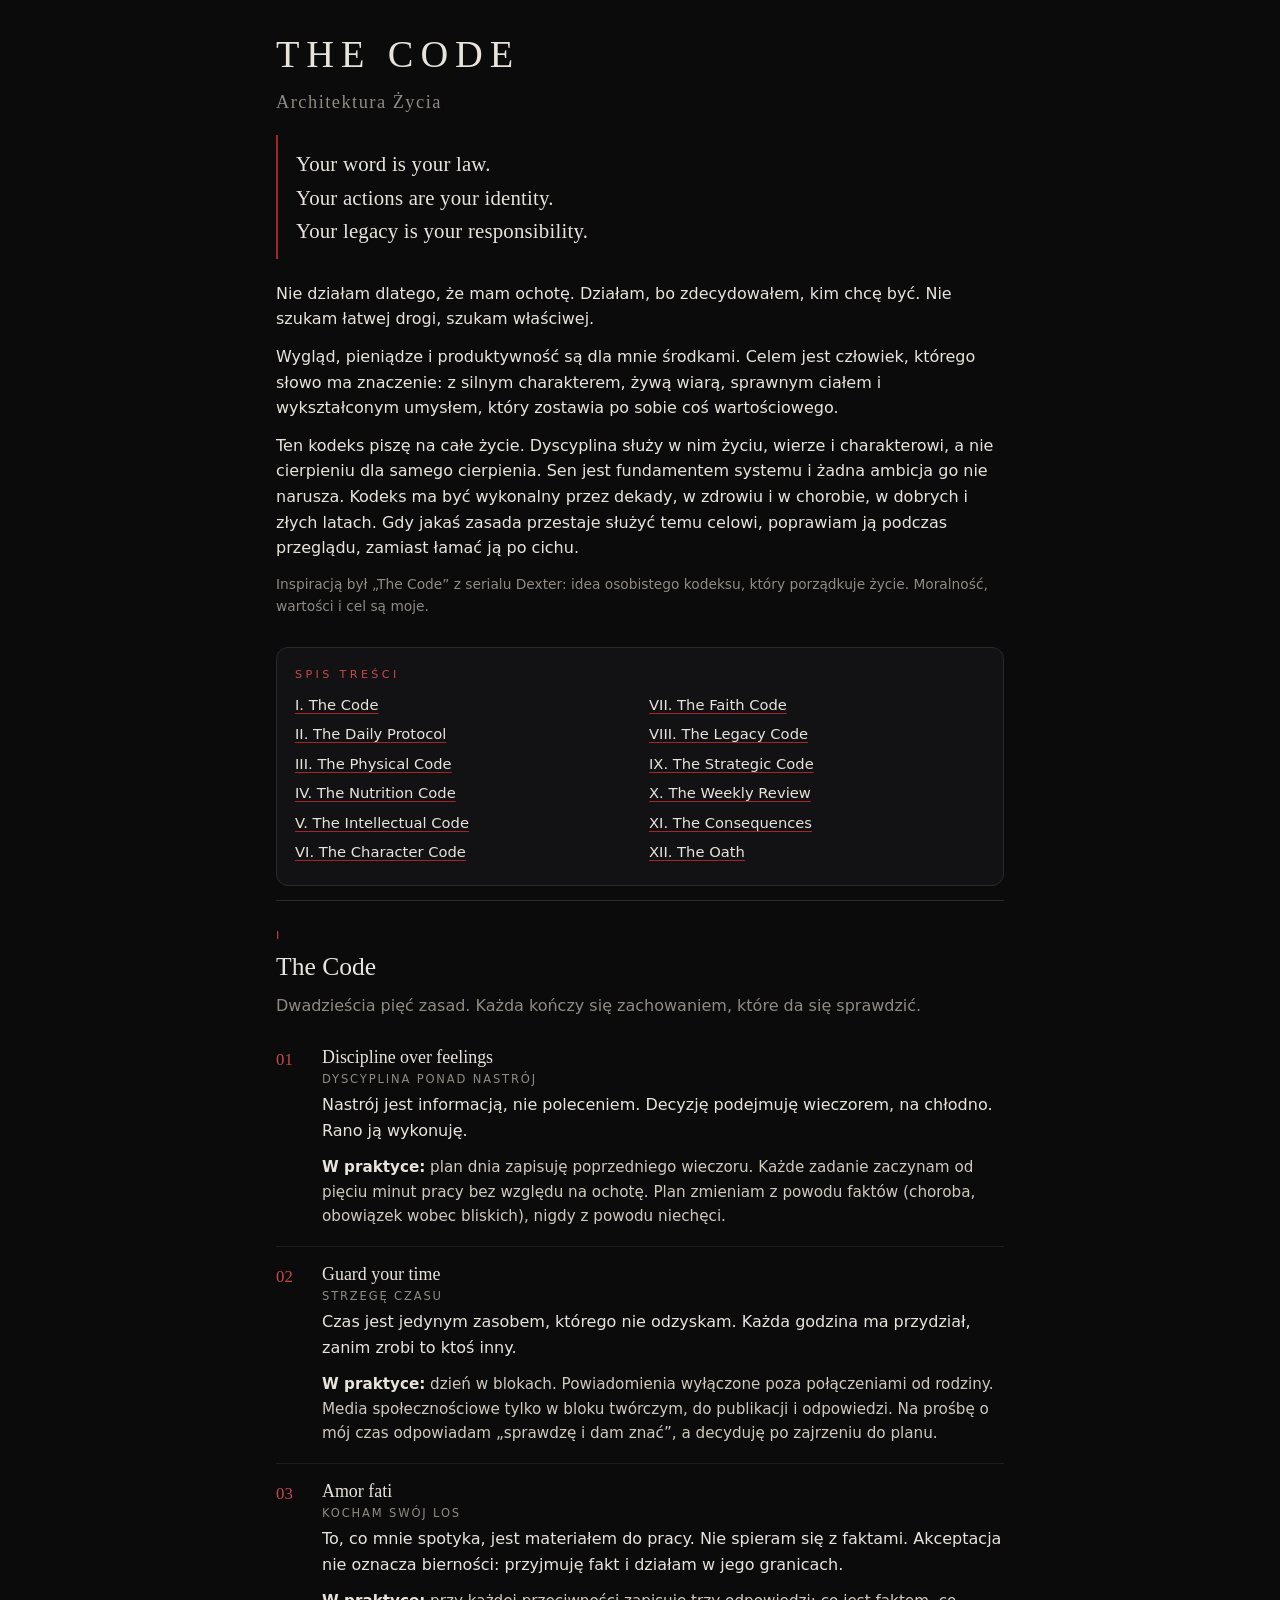
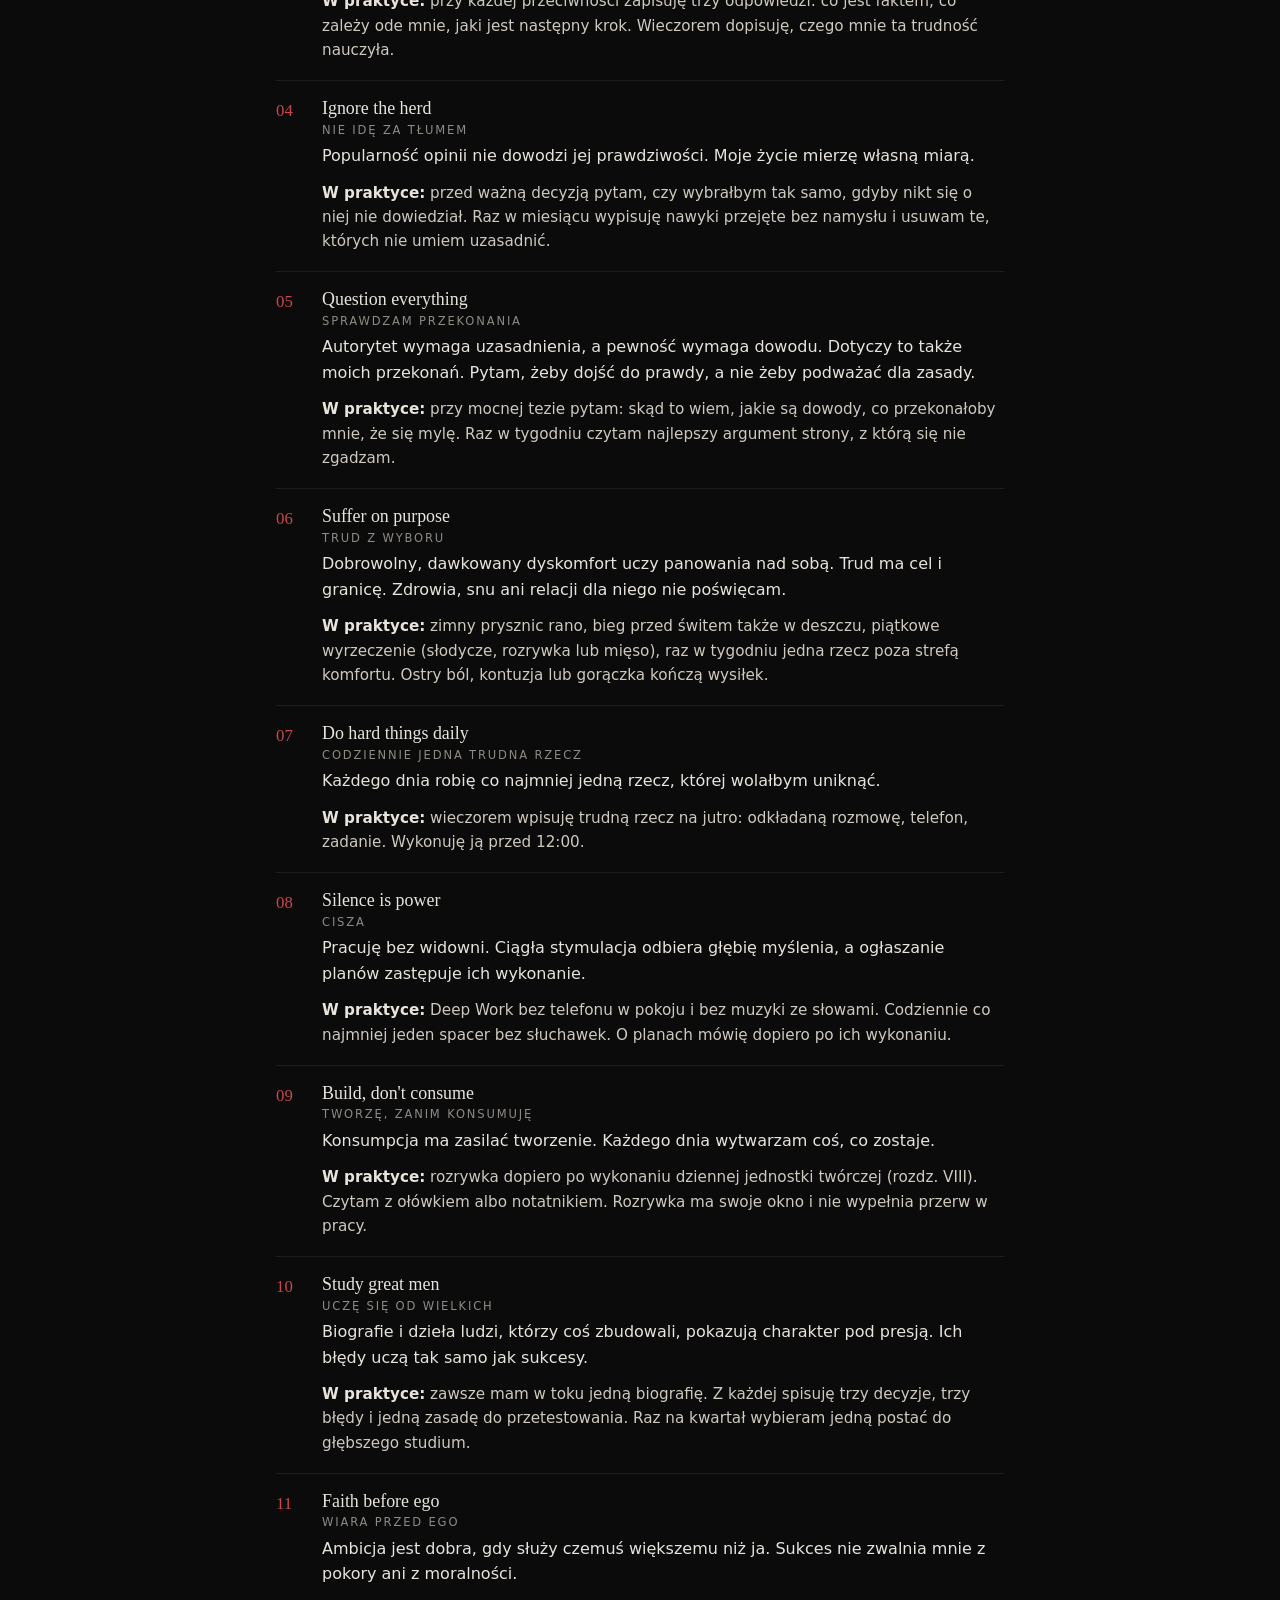
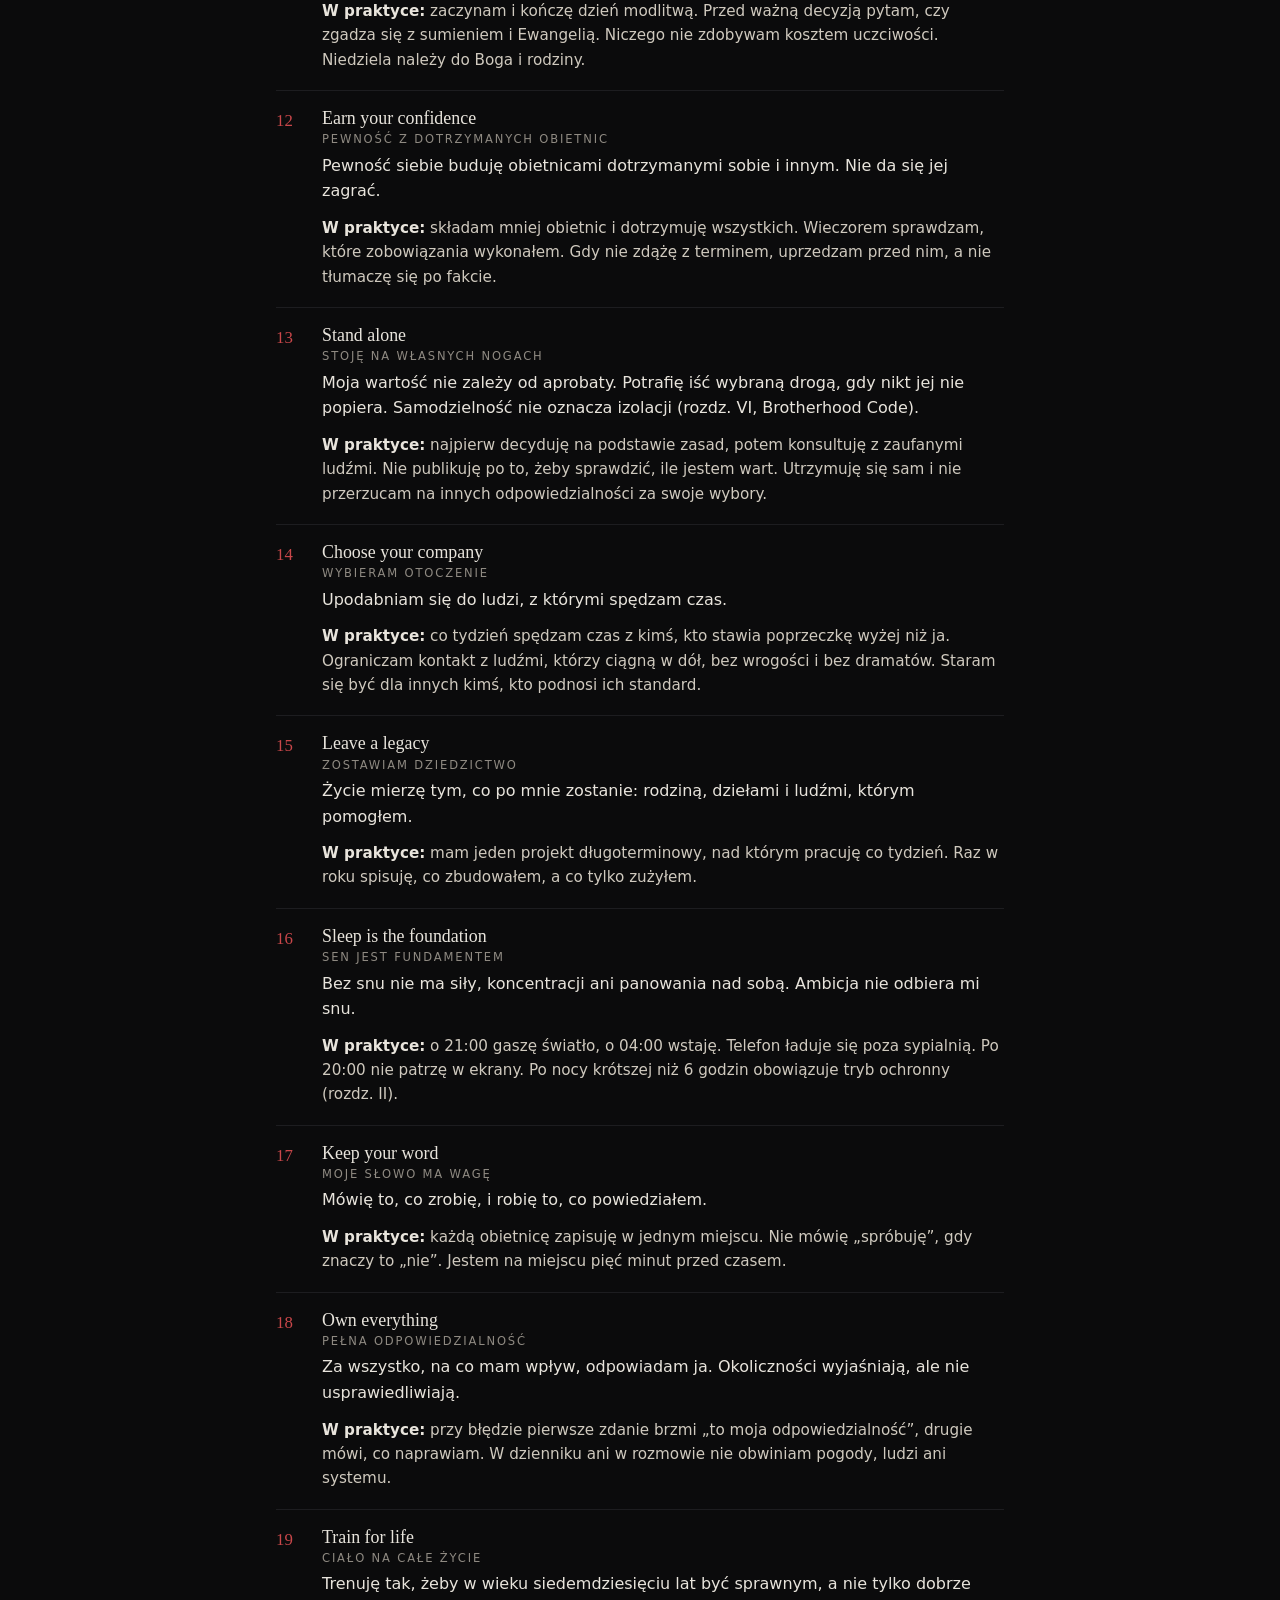
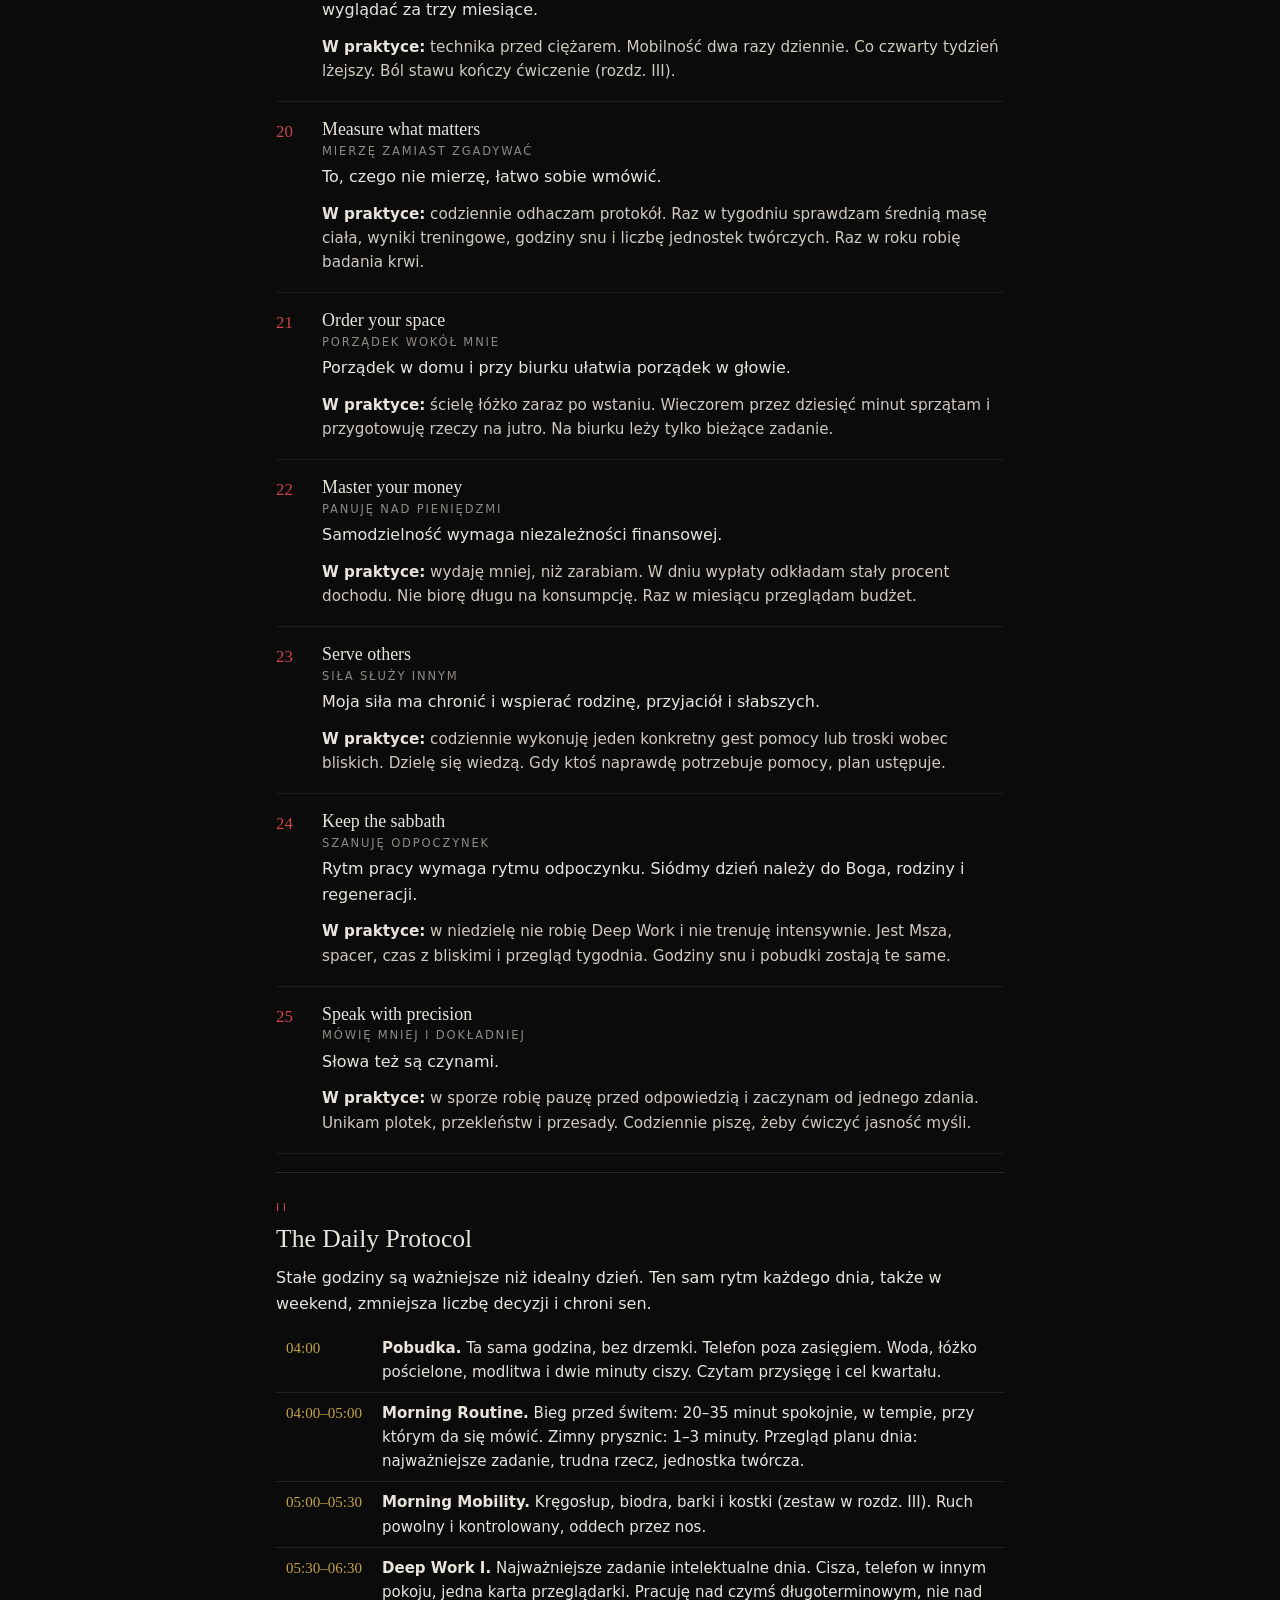
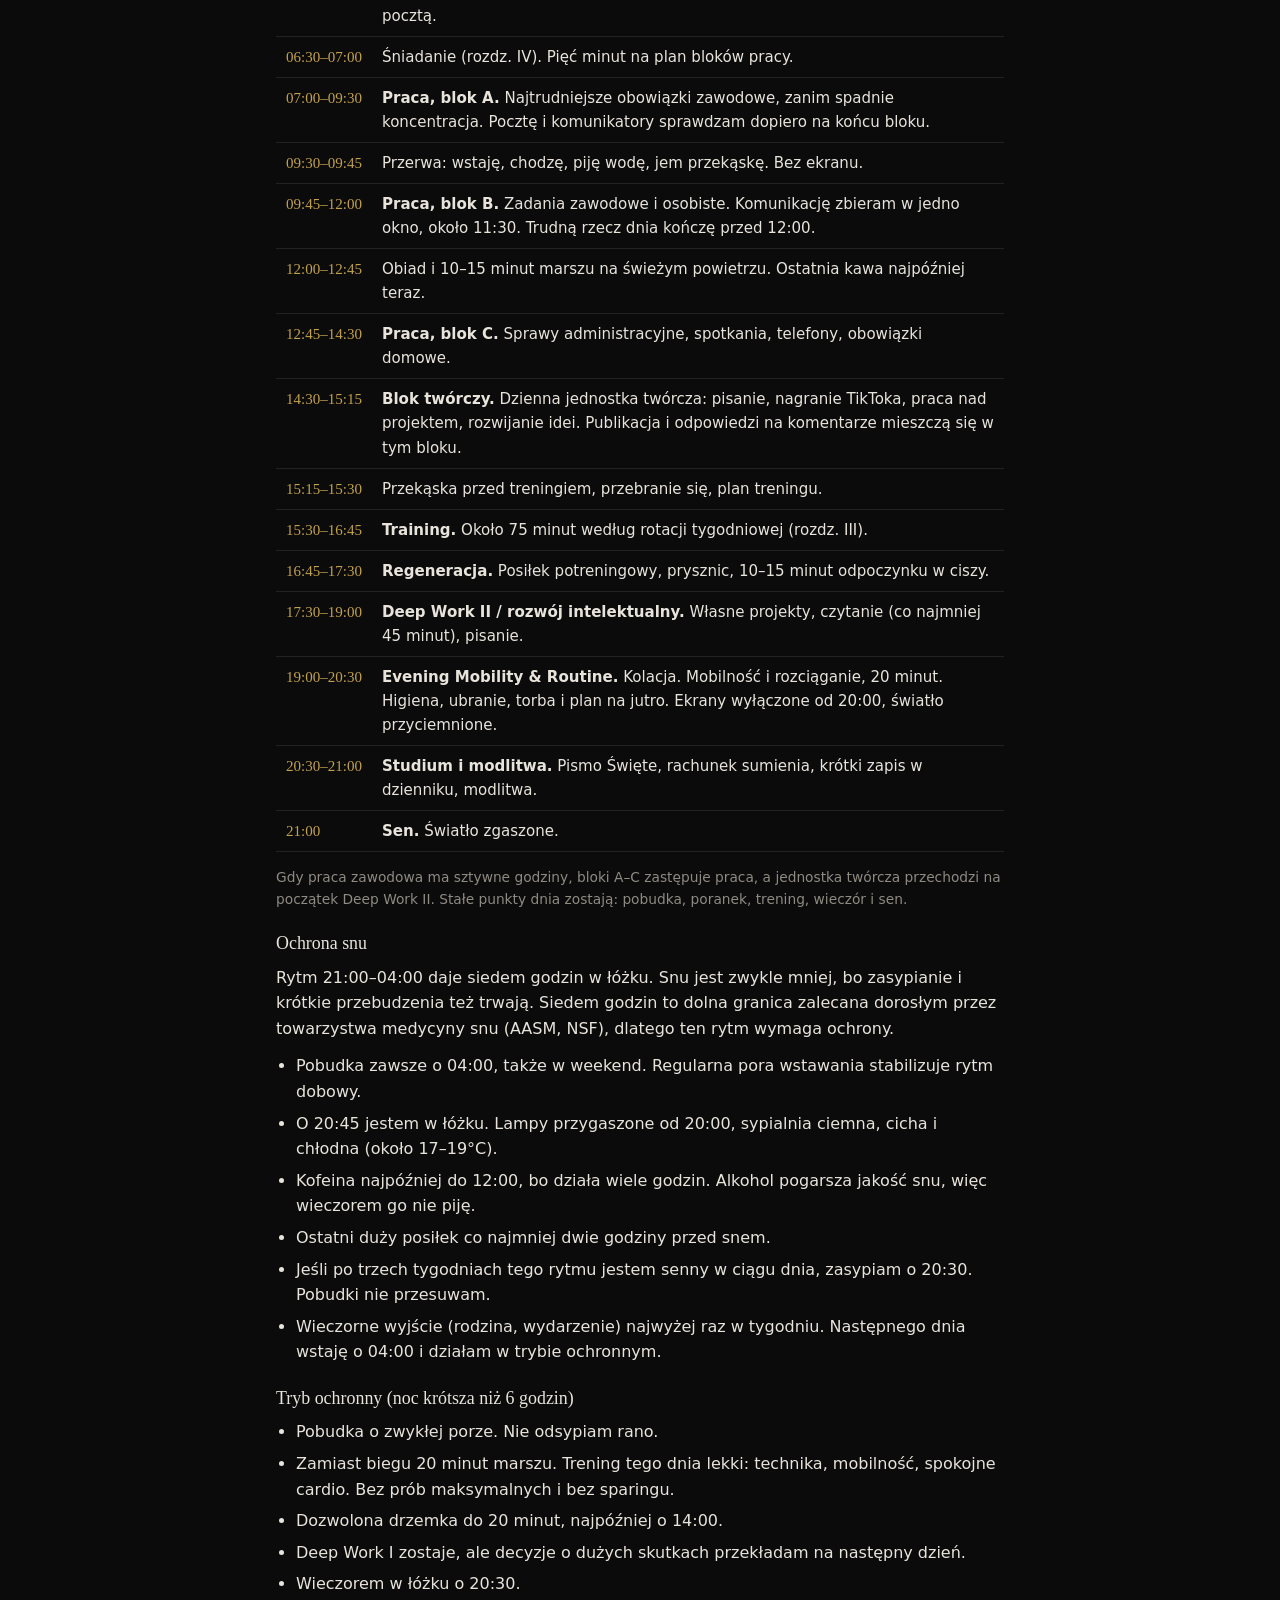
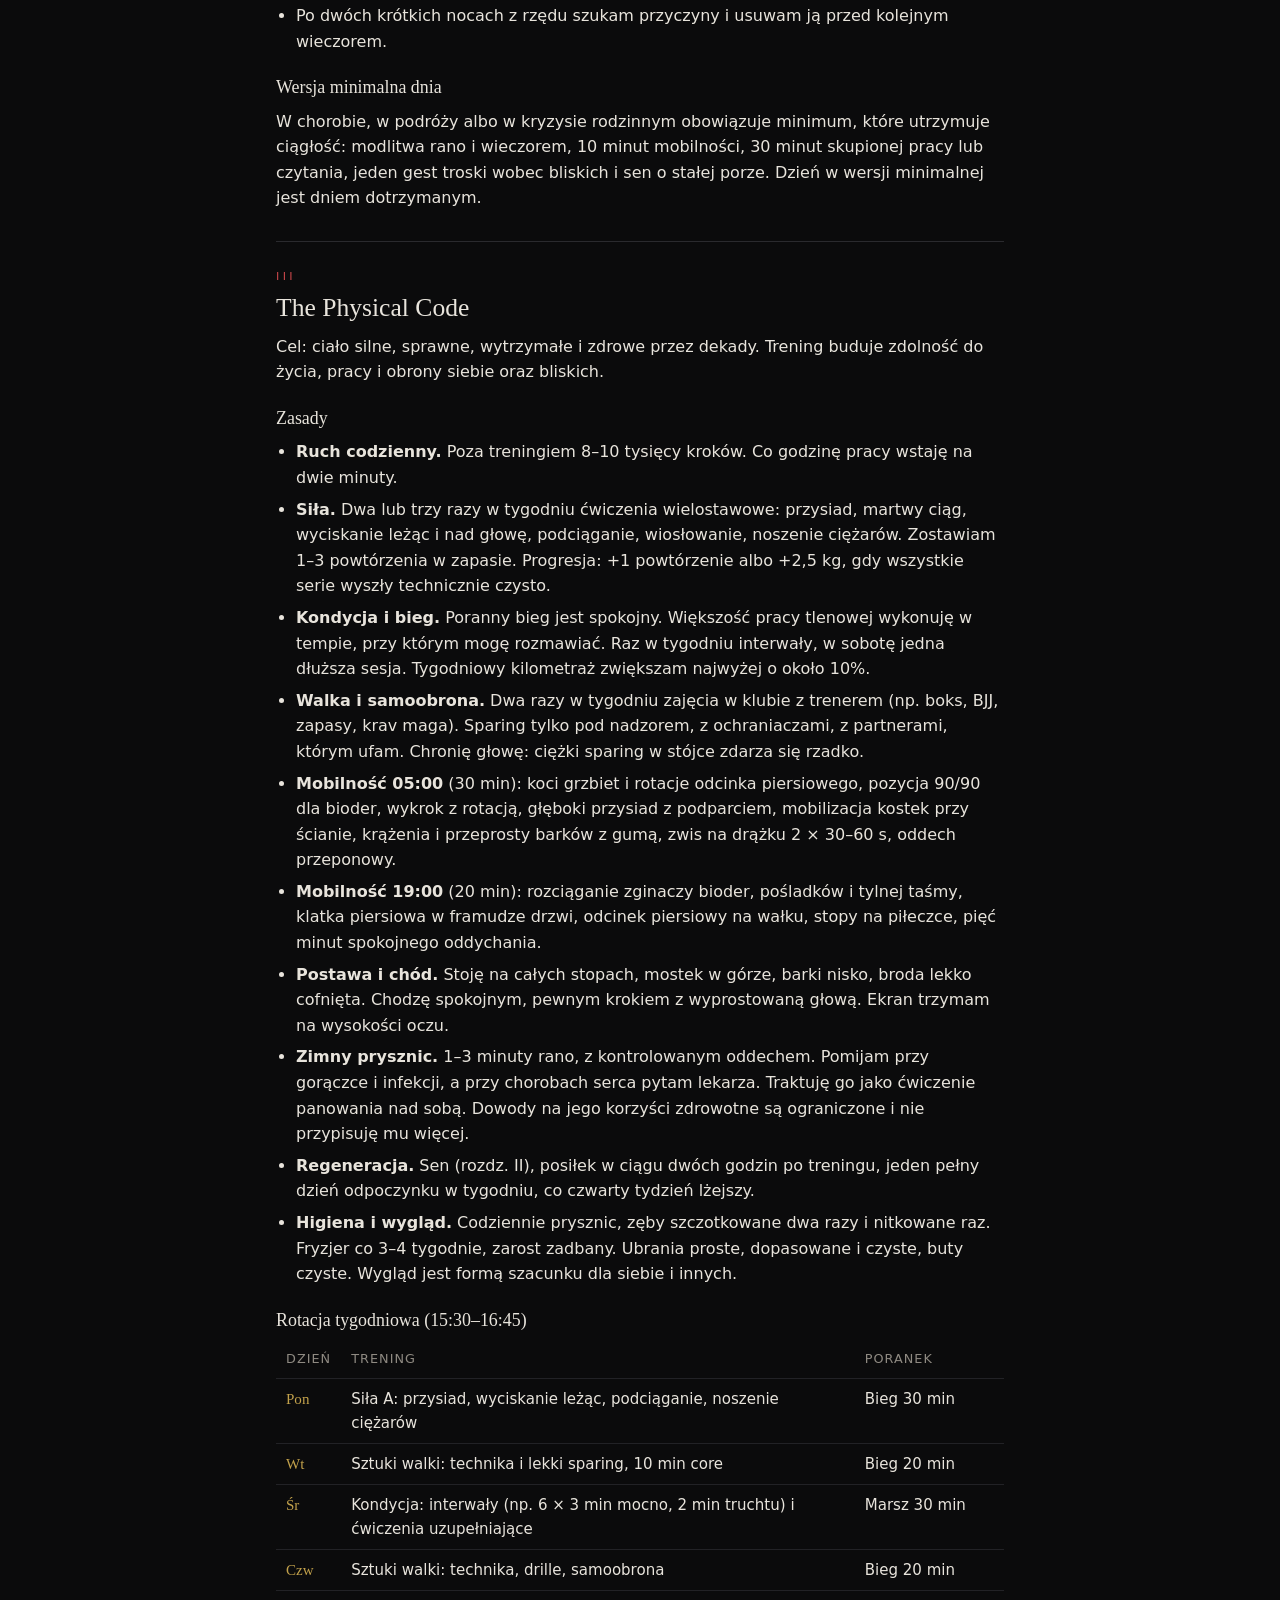
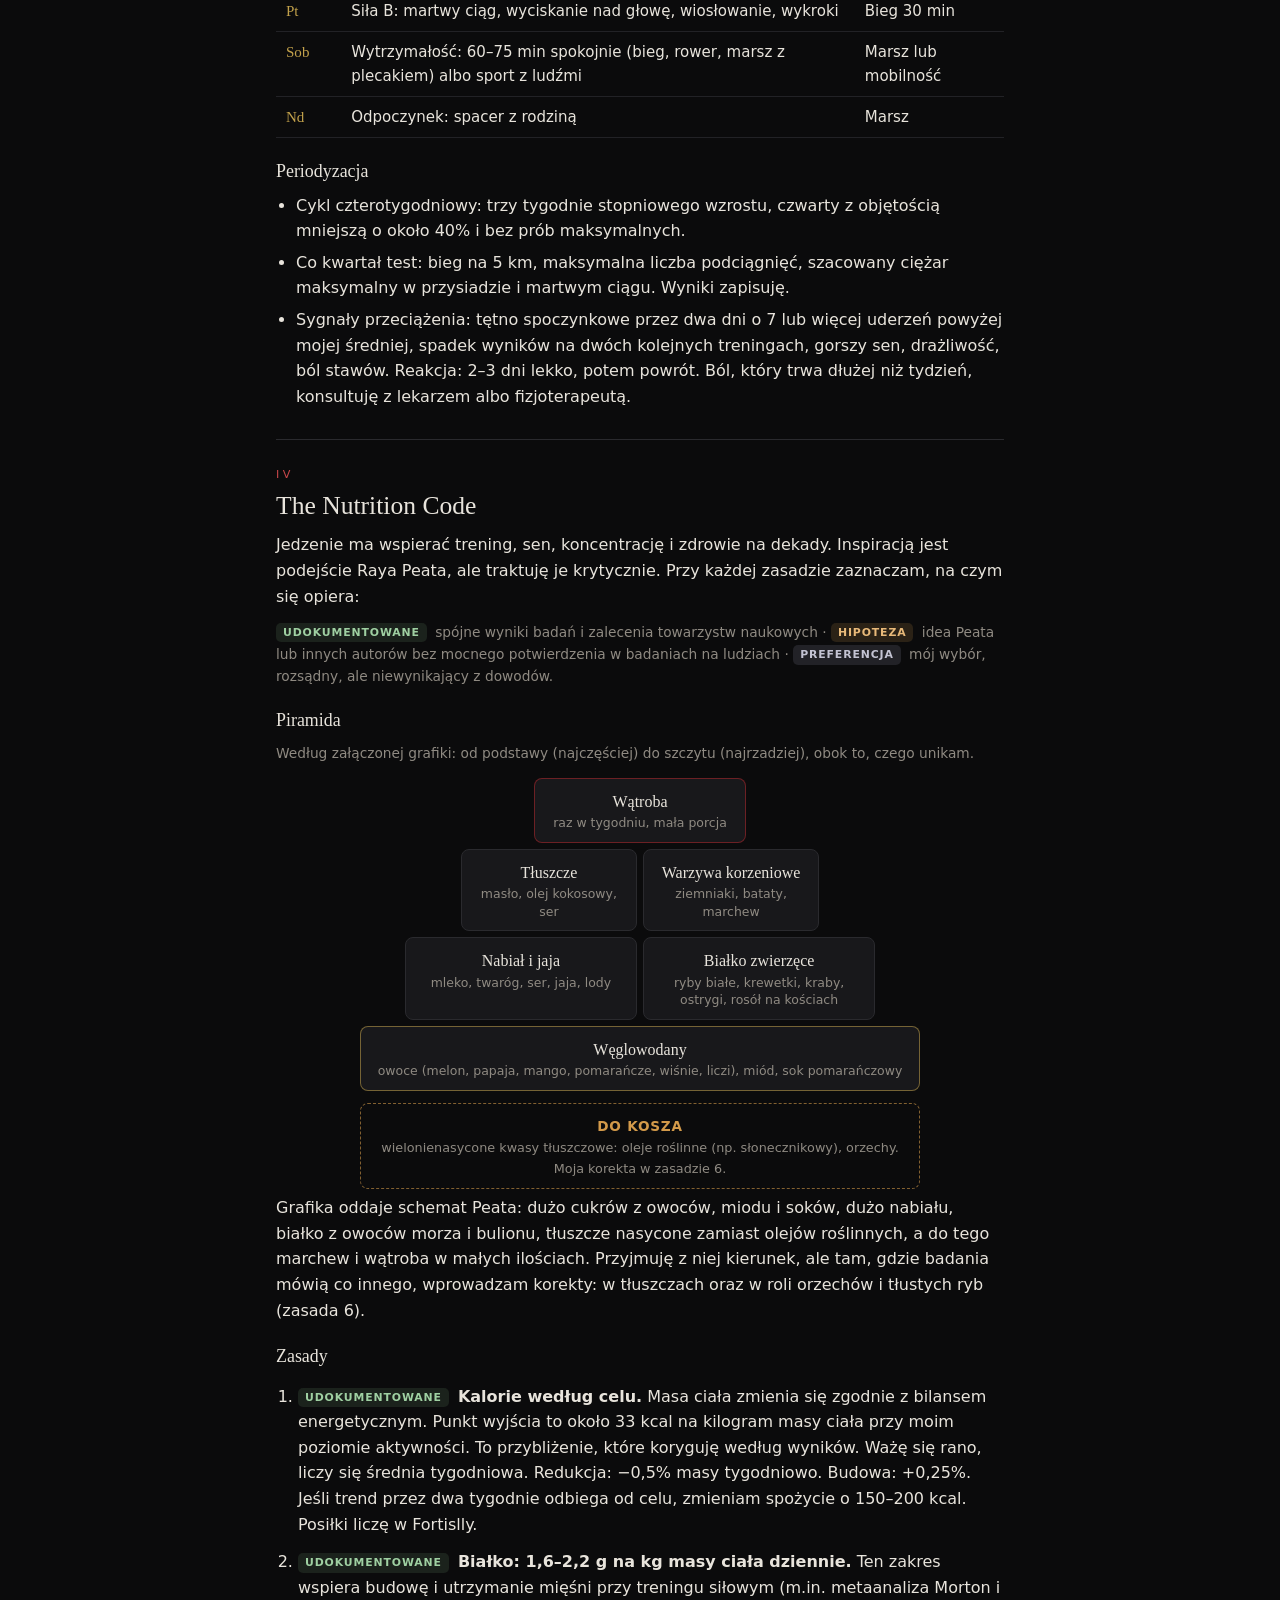
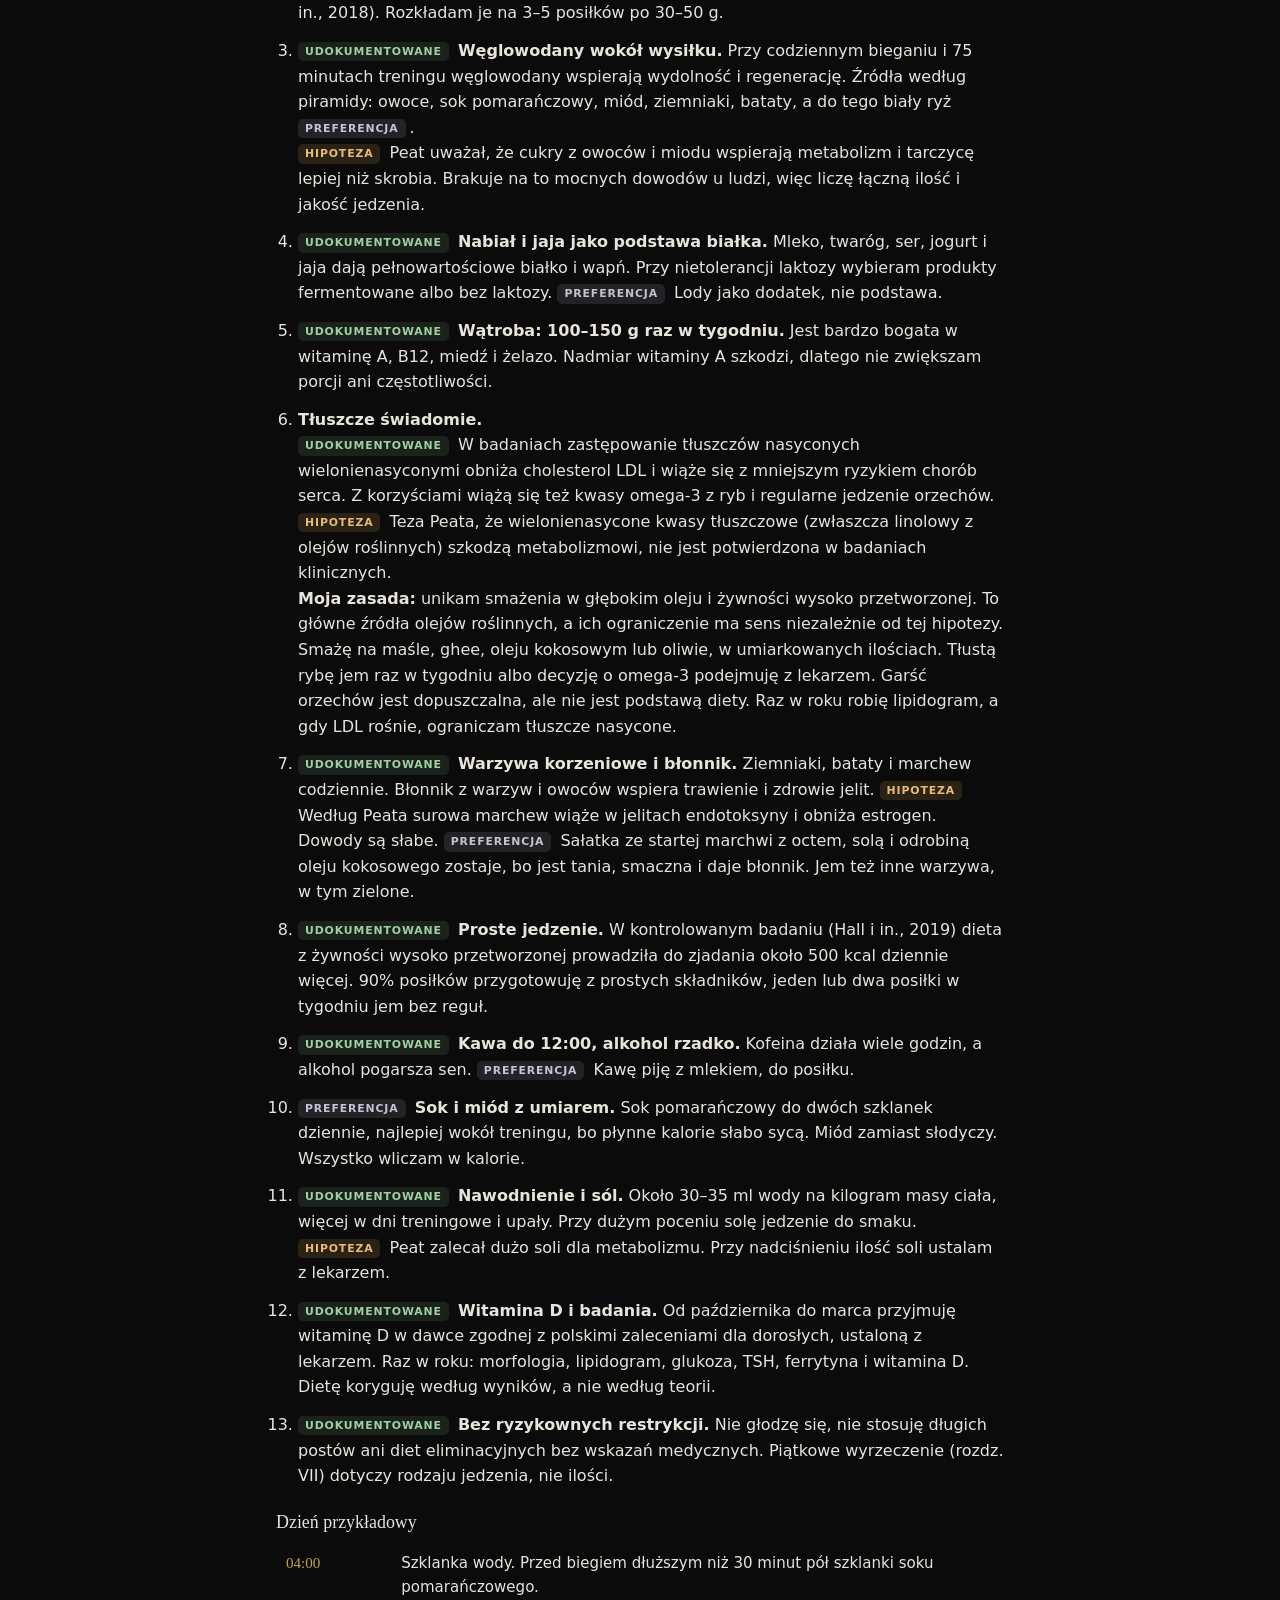
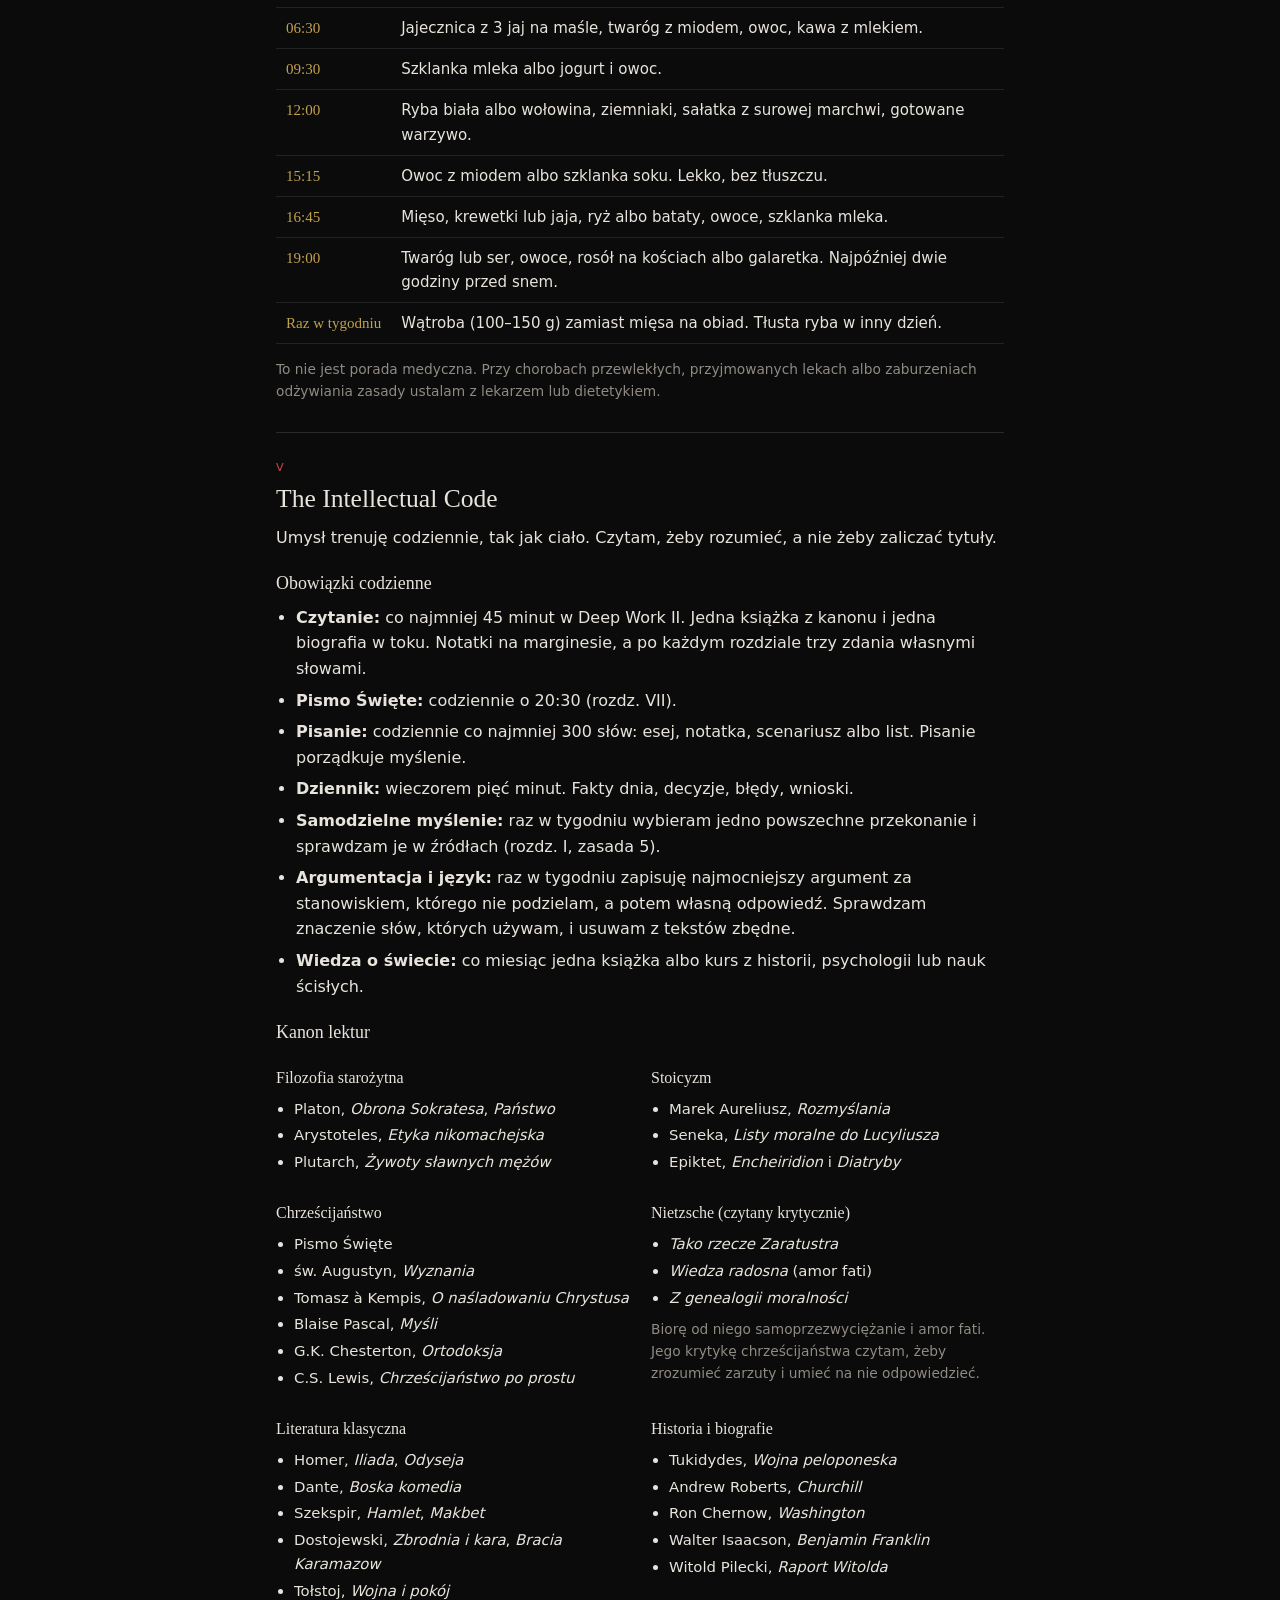
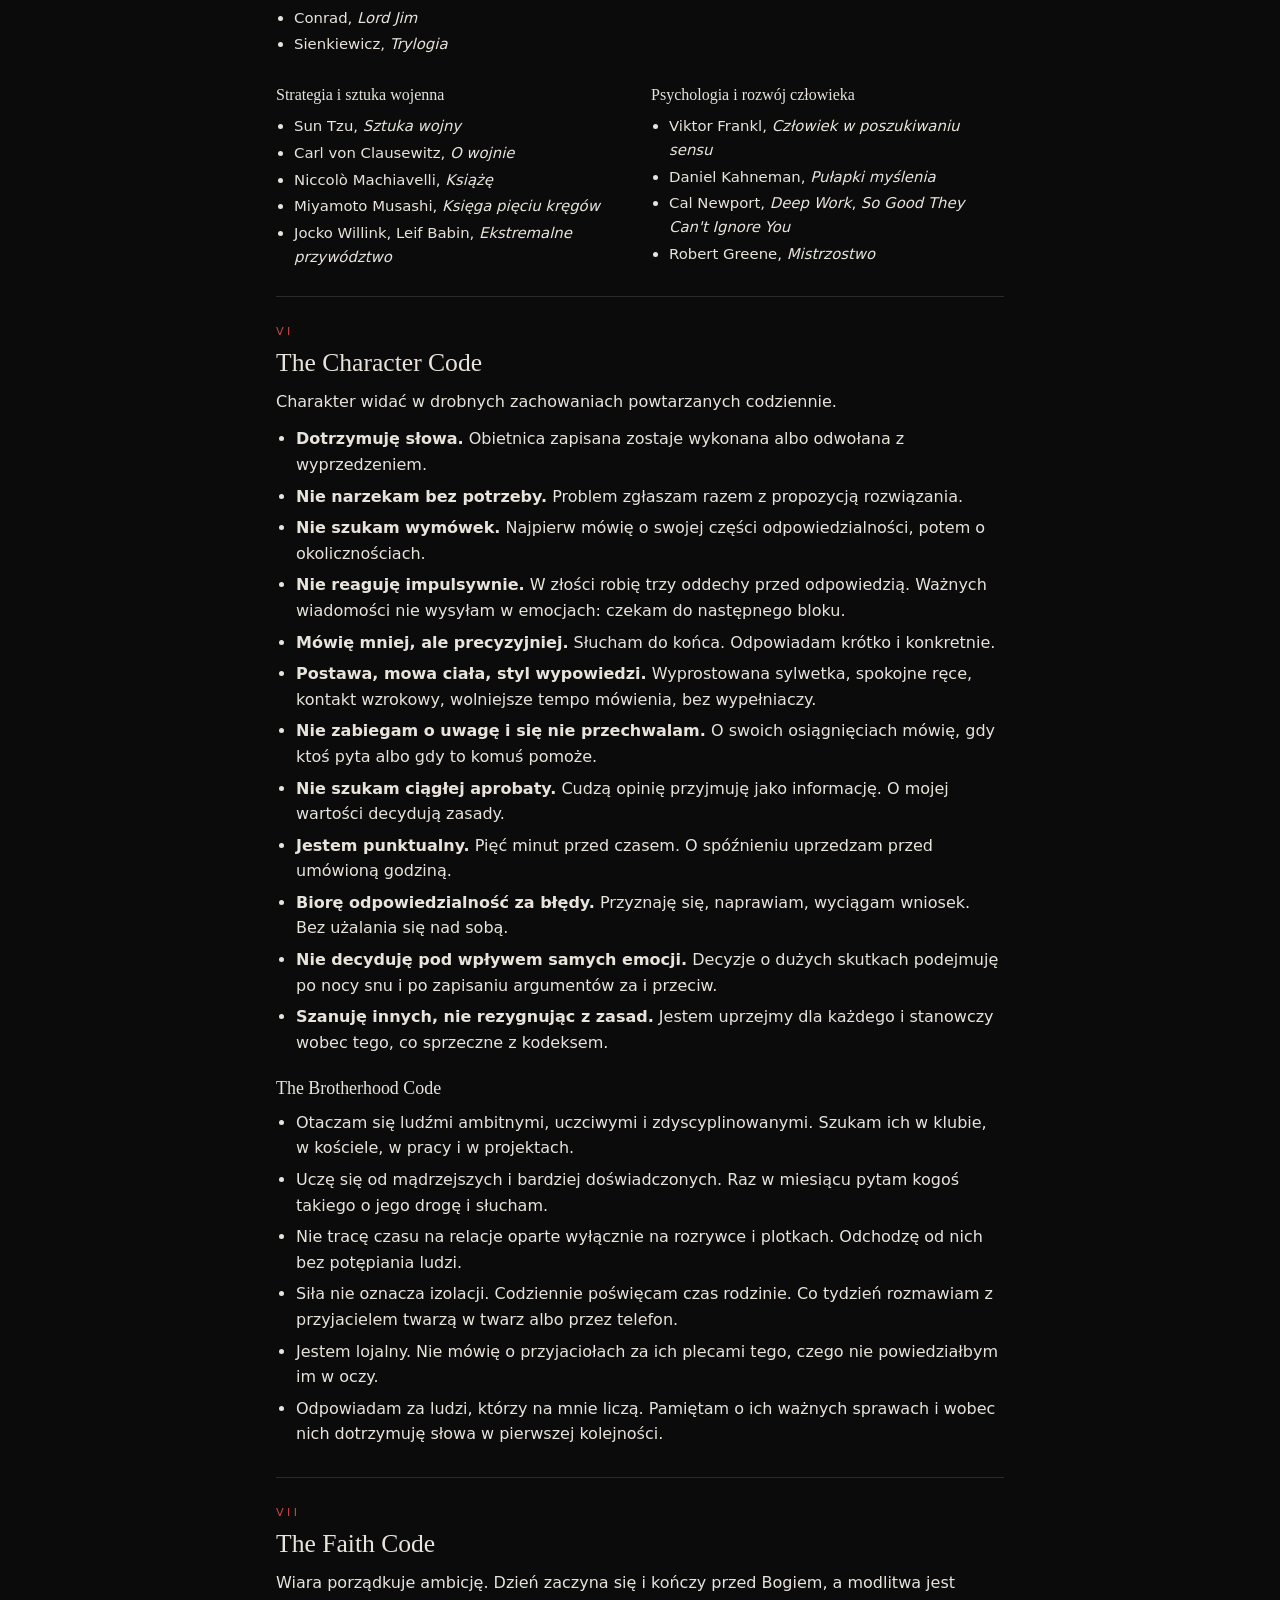
<file: index.html>
<!doctype html>
<html lang="pl">
<head>
  <meta charset="utf-8">
  <meta name="viewport" content="width=device-width, initial-scale=1, viewport-fit=cover">
  <meta name="theme-color" content="#0b0b0c">
  <meta name="robots" content="noindex, nofollow">
  <title>The Code</title>
  <link rel="stylesheet" href="./assets/style.css">
</head>
<body>
<!-- ======================================================================= KODEKS -->
<main class="view" id="view-code">
  <section class="doc preface">
    <h1>THE CODE</h1>
    <p class="lead">Architektura Życia</p>
    <blockquote class="motto">
      <p>Your word is your law.</p>
      <p>Your actions are your identity.</p>
      <p>Your legacy is your responsibility.</p>
    </blockquote>
    <p>Nie działam dlatego, że mam ochotę. Działam, bo zdecydowałem, kim chcę być. Nie szukam łatwej drogi, szukam właściwej.</p>
    <p>Wygląd, pieniądze i produktywność są dla mnie środkami. Celem jest człowiek, którego słowo ma znaczenie: z silnym charakterem, żywą wiarą, sprawnym ciałem i wykształconym umysłem, który zostawia po sobie coś wartościowego.</p>
    <p>Ten kodeks piszę na całe życie. Dyscyplina służy w nim życiu, wierze i charakterowi, a nie cierpieniu dla samego cierpienia. Sen jest fundamentem systemu i żadna ambicja go nie narusza. Kodeks ma być wykonalny przez dekady, w zdrowiu i w chorobie, w dobrych i złych latach. Gdy jakaś zasada przestaje służyć temu celowi, poprawiam ją podczas przeglądu, zamiast łamać ją po cichu.</p>
    <p class="dim small">Inspiracją był „The Code” z serialu Dexter: idea osobistego kodeksu, który porządkuje życie. Moralność, wartości i cel są moje.</p>
  </section>

  <nav class="toc card" aria-label="Spis treści">
    <div class="eyebrow">Spis treści</div>
    <ol>
      <li><a href="#s-code">I. The Code</a></li>
      <li><a href="#s-daily">II. The Daily Protocol</a></li>
      <li><a href="#s-physical">III. The Physical Code</a></li>
      <li><a href="#s-nutrition">IV. The Nutrition Code</a></li>
      <li><a href="#s-intellect">V. The Intellectual Code</a></li>
      <li><a href="#s-character">VI. The Character Code</a></li>
      <li><a href="#s-faith">VII. The Faith Code</a></li>
      <li><a href="#s-legacy">VIII. The Legacy Code</a></li>
      <li><a href="#s-strategy">IX. The Strategic Code</a></li>
      <li><a href="#s-review">X. The Weekly Review</a></li>
      <li><a href="#s-consequences">XI. The Consequences</a></li>
      <li><a href="#s-oath">XII. The Oath</a></li>
    </ol>
  </nav>

  <!-- I -->
  <section class="doc" id="s-code">
    <div class="eyebrow">I</div>
    <h2>The Code</h2>
    <p class="dim">Dwadzieścia pięć zasad. Każda kończy się zachowaniem, które da się sprawdzić.</p>
    <ol class="rules">
      <li><h3>Discipline over feelings <span>Dyscyplina ponad nastrój</span></h3>
        <p>Nastrój jest informacją, nie poleceniem. Decyzję podejmuję wieczorem, na chłodno. Rano ją wykonuję.</p>
        <p class="do"><b>W praktyce:</b> plan dnia zapisuję poprzedniego wieczoru. Każde zadanie zaczynam od pięciu minut pracy bez względu na ochotę. Plan zmieniam z powodu faktów (choroba, obowiązek wobec bliskich), nigdy z powodu niechęci.</p></li>
      <li><h3>Guard your time <span>Strzegę czasu</span></h3>
        <p>Czas jest jedynym zasobem, którego nie odzyskam. Każda godzina ma przydział, zanim zrobi to ktoś inny.</p>
        <p class="do"><b>W praktyce:</b> dzień w blokach. Powiadomienia wyłączone poza połączeniami od rodziny. Media społecznościowe tylko w bloku twórczym, do publikacji i odpowiedzi. Na prośbę o mój czas odpowiadam „sprawdzę i dam znać”, a decyduję po zajrzeniu do planu.</p></li>
      <li><h3>Amor fati <span>Kocham swój los</span></h3>
        <p>To, co mnie spotyka, jest materiałem do pracy. Nie spieram się z faktami. Akceptacja nie oznacza bierności: przyjmuję fakt i działam w jego granicach.</p>
        <p class="do"><b>W praktyce:</b> przy każdej przeciwności zapisuję trzy odpowiedzi: co jest faktem, co zależy ode mnie, jaki jest następny krok. Wieczorem dopisuję, czego mnie ta trudność nauczyła.</p></li>
      <li><h3>Ignore the herd <span>Nie idę za tłumem</span></h3>
        <p>Popularność opinii nie dowodzi jej prawdziwości. Moje życie mierzę własną miarą.</p>
        <p class="do"><b>W praktyce:</b> przed ważną decyzją pytam, czy wybrałbym tak samo, gdyby nikt się o niej nie dowiedział. Raz w miesiącu wypisuję nawyki przejęte bez namysłu i usuwam te, których nie umiem uzasadnić.</p></li>
      <li><h3>Question everything <span>Sprawdzam przekonania</span></h3>
        <p>Autorytet wymaga uzasadnienia, a pewność wymaga dowodu. Dotyczy to także moich przekonań. Pytam, żeby dojść do prawdy, a nie żeby podważać dla zasady.</p>
        <p class="do"><b>W praktyce:</b> przy mocnej tezie pytam: skąd to wiem, jakie są dowody, co przekonałoby mnie, że się mylę. Raz w tygodniu czytam najlepszy argument strony, z którą się nie zgadzam.</p></li>
      <li><h3>Suffer on purpose <span>Trud z wyboru</span></h3>
        <p>Dobrowolny, dawkowany dyskomfort uczy panowania nad sobą. Trud ma cel i granicę. Zdrowia, snu ani relacji dla niego nie poświęcam.</p>
        <p class="do"><b>W praktyce:</b> zimny prysznic rano, bieg przed świtem także w deszczu, piątkowe wyrzeczenie (słodycze, rozrywka lub mięso), raz w tygodniu jedna rzecz poza strefą komfortu. Ostry ból, kontuzja lub gorączka kończą wysiłek.</p></li>
      <li><h3>Do hard things daily <span>Codziennie jedna trudna rzecz</span></h3>
        <p>Każdego dnia robię co najmniej jedną rzecz, której wolałbym uniknąć.</p>
        <p class="do"><b>W praktyce:</b> wieczorem wpisuję trudną rzecz na jutro: odkładaną rozmowę, telefon, zadanie. Wykonuję ją przed 12:00.</p></li>
      <li><h3>Silence is power <span>Cisza</span></h3>
        <p>Pracuję bez widowni. Ciągła stymulacja odbiera głębię myślenia, a ogłaszanie planów zastępuje ich wykonanie.</p>
        <p class="do"><b>W praktyce:</b> Deep Work bez telefonu w pokoju i bez muzyki ze słowami. Codziennie co najmniej jeden spacer bez słuchawek. O planach mówię dopiero po ich wykonaniu.</p></li>
      <li><h3>Build, don't consume <span>Tworzę, zanim konsumuję</span></h3>
        <p>Konsumpcja ma zasilać tworzenie. Każdego dnia wytwarzam coś, co zostaje.</p>
        <p class="do"><b>W praktyce:</b> rozrywka dopiero po wykonaniu dziennej jednostki twórczej (rozdz. VIII). Czytam z ołówkiem albo notatnikiem. Rozrywka ma swoje okno i nie wypełnia przerw w pracy.</p></li>
      <li><h3>Study great men <span>Uczę się od wielkich</span></h3>
        <p>Biografie i dzieła ludzi, którzy coś zbudowali, pokazują charakter pod presją. Ich błędy uczą tak samo jak sukcesy.</p>
        <p class="do"><b>W praktyce:</b> zawsze mam w toku jedną biografię. Z każdej spisuję trzy decyzje, trzy błędy i jedną zasadę do przetestowania. Raz na kwartał wybieram jedną postać do głębszego studium.</p></li>
      <li><h3>Faith before ego <span>Wiara przed ego</span></h3>
        <p>Ambicja jest dobra, gdy służy czemuś większemu niż ja. Sukces nie zwalnia mnie z pokory ani z moralności.</p>
        <p class="do"><b>W praktyce:</b> zaczynam i kończę dzień modlitwą. Przed ważną decyzją pytam, czy zgadza się z sumieniem i Ewangelią. Niczego nie zdobywam kosztem uczciwości. Niedziela należy do Boga i rodziny.</p></li>
      <li><h3>Earn your confidence <span>Pewność z dotrzymanych obietnic</span></h3>
        <p>Pewność siebie buduję obietnicami dotrzymanymi sobie i innym. Nie da się jej zagrać.</p>
        <p class="do"><b>W praktyce:</b> składam mniej obietnic i dotrzymuję wszystkich. Wieczorem sprawdzam, które zobowiązania wykonałem. Gdy nie zdążę z terminem, uprzedzam przed nim, a nie tłumaczę się po fakcie.</p></li>
      <li><h3>Stand alone <span>Stoję na własnych nogach</span></h3>
        <p>Moja wartość nie zależy od aprobaty. Potrafię iść wybraną drogą, gdy nikt jej nie popiera. Samodzielność nie oznacza izolacji (rozdz. VI, Brotherhood Code).</p>
        <p class="do"><b>W praktyce:</b> najpierw decyduję na podstawie zasad, potem konsultuję z zaufanymi ludźmi. Nie publikuję po to, żeby sprawdzić, ile jestem wart. Utrzymuję się sam i nie przerzucam na innych odpowiedzialności za swoje wybory.</p></li>
      <li><h3>Choose your company <span>Wybieram otoczenie</span></h3>
        <p>Upodabniam się do ludzi, z którymi spędzam czas.</p>
        <p class="do"><b>W praktyce:</b> co tydzień spędzam czas z kimś, kto stawia poprzeczkę wyżej niż ja. Ograniczam kontakt z ludźmi, którzy ciągną w dół, bez wrogości i bez dramatów. Staram się być dla innych kimś, kto podnosi ich standard.</p></li>
      <li><h3>Leave a legacy <span>Zostawiam dziedzictwo</span></h3>
        <p>Życie mierzę tym, co po mnie zostanie: rodziną, dziełami i ludźmi, którym pomogłem.</p>
        <p class="do"><b>W praktyce:</b> mam jeden projekt długoterminowy, nad którym pracuję co tydzień. Raz w roku spisuję, co zbudowałem, a co tylko zużyłem.</p></li>
      <li><h3>Sleep is the foundation <span>Sen jest fundamentem</span></h3>
        <p>Bez snu nie ma siły, koncentracji ani panowania nad sobą. Ambicja nie odbiera mi snu.</p>
        <p class="do"><b>W praktyce:</b> o 21:00 gaszę światło, o 04:00 wstaję. Telefon ładuje się poza sypialnią. Po 20:00 nie patrzę w ekrany. Po nocy krótszej niż 6 godzin obowiązuje tryb ochronny (rozdz. II).</p></li>
      <li><h3>Keep your word <span>Moje słowo ma wagę</span></h3>
        <p>Mówię to, co zrobię, i robię to, co powiedziałem.</p>
        <p class="do"><b>W praktyce:</b> każdą obietnicę zapisuję w jednym miejscu. Nie mówię „spróbuję”, gdy znaczy to „nie”. Jestem na miejscu pięć minut przed czasem.</p></li>
      <li><h3>Own everything <span>Pełna odpowiedzialność</span></h3>
        <p>Za wszystko, na co mam wpływ, odpowiadam ja. Okoliczności wyjaśniają, ale nie usprawiedliwiają.</p>
        <p class="do"><b>W praktyce:</b> przy błędzie pierwsze zdanie brzmi „to moja odpowiedzialność”, drugie mówi, co naprawiam. W dzienniku ani w rozmowie nie obwiniam pogody, ludzi ani systemu.</p></li>
      <li><h3>Train for life <span>Ciało na całe życie</span></h3>
        <p>Trenuję tak, żeby w wieku siedemdziesięciu lat być sprawnym, a nie tylko dobrze wyglądać za trzy miesiące.</p>
        <p class="do"><b>W praktyce:</b> technika przed ciężarem. Mobilność dwa razy dziennie. Co czwarty tydzień lżejszy. Ból stawu kończy ćwiczenie (rozdz. III).</p></li>
      <li><h3>Measure what matters <span>Mierzę zamiast zgadywać</span></h3>
        <p>To, czego nie mierzę, łatwo sobie wmówić.</p>
        <p class="do"><b>W praktyce:</b> codziennie odhaczam protokół. Raz w tygodniu sprawdzam średnią masę ciała, wyniki treningowe, godziny snu i liczbę jednostek twórczych. Raz w roku robię badania krwi.</p></li>
      <li><h3>Order your space <span>Porządek wokół mnie</span></h3>
        <p>Porządek w domu i przy biurku ułatwia porządek w głowie.</p>
        <p class="do"><b>W praktyce:</b> ścielę łóżko zaraz po wstaniu. Wieczorem przez dziesięć minut sprzątam i przygotowuję rzeczy na jutro. Na biurku leży tylko bieżące zadanie.</p></li>
      <li><h3>Master your money <span>Panuję nad pieniędzmi</span></h3>
        <p>Samodzielność wymaga niezależności finansowej.</p>
        <p class="do"><b>W praktyce:</b> wydaję mniej, niż zarabiam. W dniu wypłaty odkładam stały procent dochodu. Nie biorę długu na konsumpcję. Raz w miesiącu przeglądam budżet.</p></li>
      <li><h3>Serve others <span>Siła służy innym</span></h3>
        <p>Moja siła ma chronić i wspierać rodzinę, przyjaciół i słabszych.</p>
        <p class="do"><b>W praktyce:</b> codziennie wykonuję jeden konkretny gest pomocy lub troski wobec bliskich. Dzielę się wiedzą. Gdy ktoś naprawdę potrzebuje pomocy, plan ustępuje.</p></li>
      <li><h3>Keep the sabbath <span>Szanuję odpoczynek</span></h3>
        <p>Rytm pracy wymaga rytmu odpoczynku. Siódmy dzień należy do Boga, rodziny i regeneracji.</p>
        <p class="do"><b>W praktyce:</b> w niedzielę nie robię Deep Work i nie trenuję intensywnie. Jest Msza, spacer, czas z bliskimi i przegląd tygodnia. Godziny snu i pobudki zostają te same.</p></li>
      <li><h3>Speak with precision <span>Mówię mniej i dokładniej</span></h3>
        <p>Słowa też są czynami.</p>
        <p class="do"><b>W praktyce:</b> w sporze robię pauzę przed odpowiedzią i zaczynam od jednego zdania. Unikam plotek, przekleństw i przesady. Codziennie piszę, żeby ćwiczyć jasność myśli.</p></li>
    </ol>
  </section>

  <!-- II -->
  <section class="doc" id="s-daily">
    <div class="eyebrow">II</div>
    <h2>The Daily Protocol</h2>
    <p>Stałe godziny są ważniejsze niż idealny dzień. Ten sam rytm każdego dnia, także w weekend, zmniejsza liczbę decyzji i chroni sen.</p>
    <div class="table-wrap"><table class="schedule">
      <tbody>
        <tr><th>04:00</th><td><b>Pobudka.</b> Ta sama godzina, bez drzemki. Telefon poza zasięgiem. Woda, łóżko pościelone, modlitwa i dwie minuty ciszy. Czytam przysięgę i cel kwartału.</td></tr>
        <tr><th>04:00–05:00</th><td><b>Morning Routine.</b> Bieg przed świtem: 20–35 minut spokojnie, w tempie, przy którym da się mówić. Zimny prysznic: 1–3 minuty. Przegląd planu dnia: najważniejsze zadanie, trudna rzecz, jednostka twórcza.</td></tr>
        <tr><th>05:00–05:30</th><td><b>Morning Mobility.</b> Kręgosłup, biodra, barki i kostki (zestaw w rozdz. III). Ruch powolny i kontrolowany, oddech przez nos.</td></tr>
        <tr><th>05:30–06:30</th><td><b>Deep Work I.</b> Najważniejsze zadanie intelektualne dnia. Cisza, telefon w innym pokoju, jedna karta przeglądarki. Pracuję nad czymś długoterminowym, nie nad pocztą.</td></tr>
        <tr><th>06:30–07:00</th><td>Śniadanie (rozdz. IV). Pięć minut na plan bloków pracy.</td></tr>
        <tr><th>07:00–09:30</th><td><b>Praca, blok A.</b> Najtrudniejsze obowiązki zawodowe, zanim spadnie koncentracja. Pocztę i komunikatory sprawdzam dopiero na końcu bloku.</td></tr>
        <tr><th>09:30–09:45</th><td>Przerwa: wstaję, chodzę, piję wodę, jem przekąskę. Bez ekranu.</td></tr>
        <tr><th>09:45–12:00</th><td><b>Praca, blok B.</b> Zadania zawodowe i osobiste. Komunikację zbieram w jedno okno, około 11:30. Trudną rzecz dnia kończę przed 12:00.</td></tr>
        <tr><th>12:00–12:45</th><td>Obiad i 10–15 minut marszu na świeżym powietrzu. Ostatnia kawa najpóźniej teraz.</td></tr>
        <tr><th>12:45–14:30</th><td><b>Praca, blok C.</b> Sprawy administracyjne, spotkania, telefony, obowiązki domowe.</td></tr>
        <tr><th>14:30–15:15</th><td><b>Blok twórczy.</b> Dzienna jednostka twórcza: pisanie, nagranie TikToka, praca nad projektem, rozwijanie idei. Publikacja i odpowiedzi na komentarze mieszczą się w tym bloku.</td></tr>
        <tr><th>15:15–15:30</th><td>Przekąska przed treningiem, przebranie się, plan treningu.</td></tr>
        <tr><th>15:30–16:45</th><td><b>Training.</b> Około 75 minut według rotacji tygodniowej (rozdz. III).</td></tr>
        <tr><th>16:45–17:30</th><td><b>Regeneracja.</b> Posiłek potreningowy, prysznic, 10–15 minut odpoczynku w ciszy.</td></tr>
        <tr><th>17:30–19:00</th><td><b>Deep Work II / rozwój intelektualny.</b> Własne projekty, czytanie (co najmniej 45 minut), pisanie.</td></tr>
        <tr><th>19:00–20:30</th><td><b>Evening Mobility &amp; Routine.</b> Kolacja. Mobilność i rozciąganie, 20 minut. Higiena, ubranie, torba i plan na jutro. Ekrany wyłączone od 20:00, światło przyciemnione.</td></tr>
        <tr><th>20:30–21:00</th><td><b>Studium i modlitwa.</b> Pismo Święte, rachunek sumienia, krótki zapis w dzienniku, modlitwa.</td></tr>
        <tr><th>21:00</th><td><b>Sen.</b> Światło zgaszone.</td></tr>
      </tbody>
    </table></div>
    <p class="dim small">Gdy praca zawodowa ma sztywne godziny, bloki A–C zastępuje praca, a jednostka twórcza przechodzi na początek Deep Work II. Stałe punkty dnia zostają: pobudka, poranek, trening, wieczór i sen.</p>

    <h3>Ochrona snu</h3>
    <p>Rytm 21:00–04:00 daje siedem godzin w łóżku. Snu jest zwykle mniej, bo zasypianie i krótkie przebudzenia też trwają. Siedem godzin to dolna granica zalecana dorosłym przez towarzystwa medycyny snu (AASM, NSF), dlatego ten rytm wymaga ochrony.</p>
    <ul class="list">
      <li>Pobudka zawsze o 04:00, także w weekend. Regularna pora wstawania stabilizuje rytm dobowy.</li>
      <li>O 20:45 jestem w łóżku. Lampy przygaszone od 20:00, sypialnia ciemna, cicha i chłodna (około 17–19°C).</li>
      <li>Kofeina najpóźniej do 12:00, bo działa wiele godzin. Alkohol pogarsza jakość snu, więc wieczorem go nie piję.</li>
      <li>Ostatni duży posiłek co najmniej dwie godziny przed snem.</li>
      <li>Jeśli po trzech tygodniach tego rytmu jestem senny w ciągu dnia, zasypiam o 20:30. Pobudki nie przesuwam.</li>
      <li>Wieczorne wyjście (rodzina, wydarzenie) najwyżej raz w tygodniu. Następnego dnia wstaję o 04:00 i działam w trybie ochronnym.</li>
    </ul>
    <h3>Tryb ochronny (noc krótsza niż 6 godzin)</h3>
    <ul class="list">
      <li>Pobudka o zwykłej porze. Nie odsypiam rano.</li>
      <li>Zamiast biegu 20 minut marszu. Trening tego dnia lekki: technika, mobilność, spokojne cardio. Bez prób maksymalnych i bez sparingu.</li>
      <li>Dozwolona drzemka do 20 minut, najpóźniej o 14:00.</li>
      <li>Deep Work I zostaje, ale decyzje o dużych skutkach przekładam na następny dzień.</li>
      <li>Wieczorem w łóżku o 20:30.</li>
      <li>Po dwóch krótkich nocach z rzędu szukam przyczyny i usuwam ją przed kolejnym wieczorem.</li>
    </ul>
    <h3>Wersja minimalna dnia</h3>
    <p>W chorobie, w podróży albo w kryzysie rodzinnym obowiązuje minimum, które utrzymuje ciągłość: modlitwa rano i wieczorem, 10 minut mobilności, 30 minut skupionej pracy lub czytania, jeden gest troski wobec bliskich i sen o stałej porze. Dzień w wersji minimalnej jest dniem dotrzymanym.</p>
  </section>

  <!-- III -->
  <section class="doc" id="s-physical">
    <div class="eyebrow">III</div>
    <h2>The Physical Code</h2>
    <p>Cel: ciało silne, sprawne, wytrzymałe i zdrowe przez dekady. Trening buduje zdolność do życia, pracy i obrony siebie oraz bliskich.</p>
    <h3>Zasady</h3>
    <ul class="list">
      <li><b>Ruch codzienny.</b> Poza treningiem 8–10 tysięcy kroków. Co godzinę pracy wstaję na dwie minuty.</li>
      <li><b>Siła.</b> Dwa lub trzy razy w tygodniu ćwiczenia wielostawowe: przysiad, martwy ciąg, wyciskanie leżąc i nad głowę, podciąganie, wiosłowanie, noszenie ciężarów. Zostawiam 1–3 powtórzenia w zapasie. Progresja: +1 powtórzenie albo +2,5 kg, gdy wszystkie serie wyszły technicznie czysto.</li>
      <li><b>Kondycja i bieg.</b> Poranny bieg jest spokojny. Większość pracy tlenowej wykonuję w tempie, przy którym mogę rozmawiać. Raz w tygodniu interwały, w sobotę jedna dłuższa sesja. Tygodniowy kilometraż zwiększam najwyżej o około 10%.</li>
      <li><b>Walka i samoobrona.</b> Dwa razy w tygodniu zajęcia w klubie z trenerem (np. boks, BJJ, zapasy, krav maga). Sparing tylko pod nadzorem, z ochraniaczami, z partnerami, którym ufam. Chronię głowę: ciężki sparing w stójce zdarza się rzadko.</li>
      <li><b>Mobilność 05:00</b> (30 min): koci grzbiet i rotacje odcinka piersiowego, pozycja 90/90 dla bioder, wykrok z rotacją, głęboki przysiad z podparciem, mobilizacja kostek przy ścianie, krążenia i przeprosty barków z gumą, zwis na drążku 2 × 30–60 s, oddech przeponowy.</li>
      <li><b>Mobilność 19:00</b> (20 min): rozciąganie zginaczy bioder, pośladków i tylnej taśmy, klatka piersiowa w framudze drzwi, odcinek piersiowy na wałku, stopy na piłeczce, pięć minut spokojnego oddychania.</li>
      <li><b>Postawa i chód.</b> Stoję na całych stopach, mostek w górze, barki nisko, broda lekko cofnięta. Chodzę spokojnym, pewnym krokiem z wyprostowaną głową. Ekran trzymam na wysokości oczu.</li>
      <li><b>Zimny prysznic.</b> 1–3 minuty rano, z kontrolowanym oddechem. Pomijam przy gorączce i infekcji, a przy chorobach serca pytam lekarza. Traktuję go jako ćwiczenie panowania nad sobą. Dowody na jego korzyści zdrowotne są ograniczone i nie przypisuję mu więcej.</li>
      <li><b>Regeneracja.</b> Sen (rozdz. II), posiłek w ciągu dwóch godzin po treningu, jeden pełny dzień odpoczynku w tygodniu, co czwarty tydzień lżejszy.</li>
      <li><b>Higiena i wygląd.</b> Codziennie prysznic, zęby szczotkowane dwa razy i nitkowane raz. Fryzjer co 3–4 tygodnie, zarost zadbany. Ubrania proste, dopasowane i czyste, buty czyste. Wygląd jest formą szacunku dla siebie i innych.</li>
    </ul>
    <h3>Rotacja tygodniowa (15:30–16:45)</h3>
    <div class="table-wrap"><table class="week">
      <thead><tr><th>Dzień</th><th>Trening</th><th>Poranek</th></tr></thead>
      <tbody>
        <tr><td>Pon</td><td>Siła A: przysiad, wyciskanie leżąc, podciąganie, noszenie ciężarów</td><td>Bieg 30 min</td></tr>
        <tr><td>Wt</td><td>Sztuki walki: technika i lekki sparing, 10 min core</td><td>Bieg 20 min</td></tr>
        <tr><td>Śr</td><td>Kondycja: interwały (np. 6 × 3 min mocno, 2 min truchtu) i ćwiczenia uzupełniające</td><td>Marsz 30 min</td></tr>
        <tr><td>Czw</td><td>Sztuki walki: technika, drille, samoobrona</td><td>Bieg 20 min</td></tr>
        <tr><td>Pt</td><td>Siła B: martwy ciąg, wyciskanie nad głowę, wiosłowanie, wykroki</td><td>Bieg 30 min</td></tr>
        <tr><td>Sob</td><td>Wytrzymałość: 60–75 min spokojnie (bieg, rower, marsz z plecakiem) albo sport z ludźmi</td><td>Marsz lub mobilność</td></tr>
        <tr><td>Nd</td><td>Odpoczynek: spacer z rodziną</td><td>Marsz</td></tr>
      </tbody>
    </table></div>
    <h3>Periodyzacja</h3>
    <ul class="list">
      <li>Cykl czterotygodniowy: trzy tygodnie stopniowego wzrostu, czwarty z objętością mniejszą o około 40% i bez prób maksymalnych.</li>
      <li>Co kwartał test: bieg na 5 km, maksymalna liczba podciągnięć, szacowany ciężar maksymalny w przysiadzie i martwym ciągu. Wyniki zapisuję.</li>
      <li>Sygnały przeciążenia: tętno spoczynkowe przez dwa dni o 7 lub więcej uderzeń powyżej mojej średniej, spadek wyników na dwóch kolejnych treningach, gorszy sen, drażliwość, ból stawów. Reakcja: 2–3 dni lekko, potem powrót. Ból, który trwa dłużej niż tydzień, konsultuję z lekarzem albo fizjoterapeutą.</li>
    </ul>
  </section>

  <!-- IV -->
  <section class="doc" id="s-nutrition">
    <div class="eyebrow">IV</div>
    <h2>The Nutrition Code</h2>
    <p>Jedzenie ma wspierać trening, sen, koncentrację i zdrowie na dekady. Inspiracją jest podejście Raya Peata, ale traktuję je krytycznie. Przy każdej zasadzie zaznaczam, na czym się opiera:</p>
    <p class="legend-tags"><span class="tag ok">Udokumentowane</span> spójne wyniki badań i zalecenia towarzystw naukowych · <span class="tag hyp">Hipoteza</span> idea Peata lub innych autorów bez mocnego potwierdzenia w badaniach na ludziach · <span class="tag pref">Preferencja</span> mój wybór, rozsądny, ale niewynikający z dowodów.</p>

    <h3>Piramida</h3>
    <p class="dim small">Według załączonej grafiki: od podstawy (najczęściej) do szczytu (najrzadziej), obok to, czego unikam.</p>
    <div class="pyramid" role="img" aria-label="Piramida żywieniowa: u podstawy węglowodany z owoców, miodu i soków; wyżej nabiał i jaja oraz białko zwierzęce; potem tłuszcze i warzywa korzeniowe; na szczycie wątroba; obok kosz z wielonienasyconymi kwasami tłuszczowymi">
      <div class="tier t1"><b>Wątroba</b><span>raz w tygodniu, mała porcja</span></div>
      <div class="tier t2"><div><b>Tłuszcze</b><span>masło, olej kokosowy, ser</span></div><div><b>Warzywa korzeniowe</b><span>ziemniaki, bataty, marchew</span></div></div>
      <div class="tier t3"><div><b>Nabiał i jaja</b><span>mleko, twaróg, ser, jaja, lody</span></div><div><b>Białko zwierzęce</b><span>ryby białe, krewetki, kraby, ostrygi, rosół na kościach</span></div></div>
      <div class="tier t4"><b>Węglowodany</b><span>owoce (melon, papaja, mango, pomarańcze, wiśnie, liczi), miód, sok pomarańczowy</span></div>
      <div class="bin"><b>Do kosza</b><span>wielonienasycone kwasy tłuszczowe: oleje roślinne (np. słonecznikowy), orzechy. Moja korekta w zasadzie 6.</span></div>
    </div>
    <p>Grafika oddaje schemat Peata: dużo cukrów z owoców, miodu i soków, dużo nabiału, białko z owoców morza i bulionu, tłuszcze nasycone zamiast olejów roślinnych, a do tego marchew i wątroba w małych ilościach. Przyjmuję z niej kierunek, ale tam, gdzie badania mówią co innego, wprowadzam korekty: w tłuszczach oraz w roli orzechów i tłustych ryb (zasada 6).</p>

    <h3>Zasady</h3>
    <ol class="nutri">
      <li><span class="tag ok">Udokumentowane</span> <b>Kalorie według celu.</b> Masa ciała zmienia się zgodnie z bilansem energetycznym. Punkt wyjścia to około 33 kcal na kilogram masy ciała przy moim poziomie aktywności. To przybliżenie, które koryguję według wyników. Ważę się rano, liczy się średnia tygodniowa. Redukcja: −0,5% masy tygodniowo. Budowa: +0,25%. Jeśli trend przez dwa tygodnie odbiega od celu, zmieniam spożycie o 150–200 kcal. Posiłki liczę w Fortislly.</li>
      <li><span class="tag ok">Udokumentowane</span> <b>Białko: 1,6–2,2 g na kg masy ciała dziennie.</b> Ten zakres wspiera budowę i utrzymanie mięśni przy treningu siłowym (m.in. metaanaliza Morton i in., 2018). Rozkładam je na 3–5 posiłków po 30–50 g.</li>
      <li><span class="tag ok">Udokumentowane</span> <b>Węglowodany wokół wysiłku.</b> Przy codziennym bieganiu i 75 minutach treningu węglowodany wspierają wydolność i regenerację. Źródła według piramidy: owoce, sok pomarańczowy, miód, ziemniaki, bataty, a do tego biały ryż <span class="tag pref">Preferencja</span>.<br><span class="tag hyp">Hipoteza</span> Peat uważał, że cukry z owoców i miodu wspierają metabolizm i tarczycę lepiej niż skrobia. Brakuje na to mocnych dowodów u ludzi, więc liczę łączną ilość i jakość jedzenia.</li>
      <li><span class="tag ok">Udokumentowane</span> <b>Nabiał i jaja jako podstawa białka.</b> Mleko, twaróg, ser, jogurt i jaja dają pełnowartościowe białko i wapń. Przy nietolerancji laktozy wybieram produkty fermentowane albo bez laktozy. <span class="tag pref">Preferencja</span> Lody jako dodatek, nie podstawa.</li>
      <li><span class="tag ok">Udokumentowane</span> <b>Wątroba: 100–150 g raz w tygodniu.</b> Jest bardzo bogata w witaminę A, B12, miedź i żelazo. Nadmiar witaminy A szkodzi, dlatego nie zwiększam porcji ani częstotliwości.</li>
      <li><b>Tłuszcze świadomie.</b><br>
        <span class="tag ok">Udokumentowane</span> W badaniach zastępowanie tłuszczów nasyconych wielonienasyconymi obniża cholesterol LDL i wiąże się z mniejszym ryzykiem chorób serca. Z korzyściami wiążą się też kwasy omega-3 z ryb i regularne jedzenie orzechów.<br>
        <span class="tag hyp">Hipoteza</span> Teza Peata, że wielonienasycone kwasy tłuszczowe (zwłaszcza linolowy z olejów roślinnych) szkodzą metabolizmowi, nie jest potwierdzona w badaniach klinicznych.<br>
        <b>Moja zasada:</b> unikam smażenia w głębokim oleju i żywności wysoko przetworzonej. To główne źródła olejów roślinnych, a ich ograniczenie ma sens niezależnie od tej hipotezy. Smażę na maśle, ghee, oleju kokosowym lub oliwie, w umiarkowanych ilościach. Tłustą rybę jem raz w tygodniu albo decyzję o omega-3 podejmuję z lekarzem. Garść orzechów jest dopuszczalna, ale nie jest podstawą diety. Raz w roku robię lipidogram, a gdy LDL rośnie, ograniczam tłuszcze nasycone.</li>
      <li><span class="tag ok">Udokumentowane</span> <b>Warzywa korzeniowe i błonnik.</b> Ziemniaki, bataty i marchew codziennie. Błonnik z warzyw i owoców wspiera trawienie i zdrowie jelit. <span class="tag hyp">Hipoteza</span> Według Peata surowa marchew wiąże w jelitach endotoksyny i obniża estrogen. Dowody są słabe. <span class="tag pref">Preferencja</span> Sałatka ze startej marchwi z octem, solą i odrobiną oleju kokosowego zostaje, bo jest tania, smaczna i daje błonnik. Jem też inne warzywa, w tym zielone.</li>
      <li><span class="tag ok">Udokumentowane</span> <b>Proste jedzenie.</b> W kontrolowanym badaniu (Hall i in., 2019) dieta z żywności wysoko przetworzonej prowadziła do zjadania około 500 kcal dziennie więcej. 90% posiłków przygotowuję z prostych składników, jeden lub dwa posiłki w tygodniu jem bez reguł.</li>
      <li><span class="tag ok">Udokumentowane</span> <b>Kawa do 12:00, alkohol rzadko.</b> Kofeina działa wiele godzin, a alkohol pogarsza sen. <span class="tag pref">Preferencja</span> Kawę piję z mlekiem, do posiłku.</li>
      <li><span class="tag pref">Preferencja</span> <b>Sok i miód z umiarem.</b> Sok pomarańczowy do dwóch szklanek dziennie, najlepiej wokół treningu, bo płynne kalorie słabo sycą. Miód zamiast słodyczy. Wszystko wliczam w kalorie.</li>
      <li><span class="tag ok">Udokumentowane</span> <b>Nawodnienie i sól.</b> Około 30–35 ml wody na kilogram masy ciała, więcej w dni treningowe i upały. Przy dużym poceniu solę jedzenie do smaku. <span class="tag hyp">Hipoteza</span> Peat zalecał dużo soli dla metabolizmu. Przy nadciśnieniu ilość soli ustalam z lekarzem.</li>
      <li><span class="tag ok">Udokumentowane</span> <b>Witamina D i badania.</b> Od października do marca przyjmuję witaminę D w dawce zgodnej z polskimi zaleceniami dla dorosłych, ustaloną z lekarzem. Raz w roku: morfologia, lipidogram, glukoza, TSH, ferrytyna i witamina D. Dietę koryguję według wyników, a nie według teorii.</li>
      <li><span class="tag ok">Udokumentowane</span> <b>Bez ryzykownych restrykcji.</b> Nie głodzę się, nie stosuję długich postów ani diet eliminacyjnych bez wskazań medycznych. Piątkowe wyrzeczenie (rozdz. VII) dotyczy rodzaju jedzenia, nie ilości.</li>
    </ol>

    <h3>Dzień przykładowy</h3>
    <div class="table-wrap"><table class="meals">
      <tbody>
        <tr><th>04:00</th><td>Szklanka wody. Przed biegiem dłuższym niż 30 minut pół szklanki soku pomarańczowego.</td></tr>
        <tr><th>06:30</th><td>Jajecznica z 3 jaj na maśle, twaróg z miodem, owoc, kawa z mlekiem.</td></tr>
        <tr><th>09:30</th><td>Szklanka mleka albo jogurt i owoc.</td></tr>
        <tr><th>12:00</th><td>Ryba biała albo wołowina, ziemniaki, sałatka z surowej marchwi, gotowane warzywo.</td></tr>
        <tr><th>15:15</th><td>Owoc z miodem albo szklanka soku. Lekko, bez tłuszczu.</td></tr>
        <tr><th>16:45</th><td>Mięso, krewetki lub jaja, ryż albo bataty, owoce, szklanka mleka.</td></tr>
        <tr><th>19:00</th><td>Twaróg lub ser, owoce, rosół na kościach albo galaretka. Najpóźniej dwie godziny przed snem.</td></tr>
        <tr><th>Raz w tygodniu</th><td>Wątroba (100–150 g) zamiast mięsa na obiad. Tłusta ryba w inny dzień.</td></tr>
      </tbody>
    </table></div>
    <p class="dim small">To nie jest porada medyczna. Przy chorobach przewlekłych, przyjmowanych lekach albo zaburzeniach odżywiania zasady ustalam z lekarzem lub dietetykiem.</p>
  </section>

  <!-- V -->
  <section class="doc" id="s-intellect">
    <div class="eyebrow">V</div>
    <h2>The Intellectual Code</h2>
    <p>Umysł trenuję codziennie, tak jak ciało. Czytam, żeby rozumieć, a nie żeby zaliczać tytuły.</p>
    <h3>Obowiązki codzienne</h3>
    <ul class="list">
      <li><b>Czytanie:</b> co najmniej 45 minut w Deep Work II. Jedna książka z kanonu i jedna biografia w toku. Notatki na marginesie, a po każdym rozdziale trzy zdania własnymi słowami.</li>
      <li><b>Pismo Święte:</b> codziennie o 20:30 (rozdz. VII).</li>
      <li><b>Pisanie:</b> codziennie co najmniej 300 słów: esej, notatka, scenariusz albo list. Pisanie porządkuje myślenie.</li>
      <li><b>Dziennik:</b> wieczorem pięć minut. Fakty dnia, decyzje, błędy, wnioski.</li>
      <li><b>Samodzielne myślenie:</b> raz w tygodniu wybieram jedno powszechne przekonanie i sprawdzam je w źródłach (rozdz. I, zasada 5).</li>
      <li><b>Argumentacja i język:</b> raz w tygodniu zapisuję najmocniejszy argument za stanowiskiem, którego nie podzielam, a potem własną odpowiedź. Sprawdzam znaczenie słów, których używam, i usuwam z tekstów zbędne.</li>
      <li><b>Wiedza o świecie:</b> co miesiąc jedna książka albo kurs z historii, psychologii lub nauk ścisłych.</li>
    </ul>
    <h3>Kanon lektur</h3>
    <div class="canon">
      <div><h4>Filozofia starożytna</h4><ul><li>Platon, <i>Obrona Sokratesa</i>, <i>Państwo</i></li><li>Arystoteles, <i>Etyka nikomachejska</i></li><li>Plutarch, <i>Żywoty sławnych mężów</i></li></ul></div>
      <div><h4>Stoicyzm</h4><ul><li>Marek Aureliusz, <i>Rozmyślania</i></li><li>Seneka, <i>Listy moralne do Lucyliusza</i></li><li>Epiktet, <i>Encheiridion</i> i <i>Diatryby</i></li></ul></div>
      <div><h4>Chrześcijaństwo</h4><ul><li>Pismo Święte</li><li>św. Augustyn, <i>Wyznania</i></li><li>Tomasz à Kempis, <i>O naśladowaniu Chrystusa</i></li><li>Blaise Pascal, <i>Myśli</i></li><li>G.K. Chesterton, <i>Ortodoksja</i></li><li>C.S. Lewis, <i>Chrześcijaństwo po prostu</i></li></ul></div>
      <div><h4>Nietzsche (czytany krytycznie)</h4><ul><li><i>Tako rzecze Zaratustra</i></li><li><i>Wiedza radosna</i> (amor fati)</li><li><i>Z genealogii moralności</i></li></ul><p class="dim small">Biorę od niego samoprzezwyciężanie i amor fati. Jego krytykę chrześcijaństwa czytam, żeby zrozumieć zarzuty i umieć na nie odpowiedzieć.</p></div>
      <div><h4>Literatura klasyczna</h4><ul><li>Homer, <i>Iliada</i>, <i>Odyseja</i></li><li>Dante, <i>Boska komedia</i></li><li>Szekspir, <i>Hamlet</i>, <i>Makbet</i></li><li>Dostojewski, <i>Zbrodnia i kara</i>, <i>Bracia Karamazow</i></li><li>Tołstoj, <i>Wojna i pokój</i></li><li>Conrad, <i>Lord Jim</i></li><li>Sienkiewicz, <i>Trylogia</i></li></ul></div>
      <div><h4>Historia i biografie</h4><ul><li>Tukidydes, <i>Wojna peloponeska</i></li><li>Andrew Roberts, <i>Churchill</i></li><li>Ron Chernow, <i>Washington</i></li><li>Walter Isaacson, <i>Benjamin Franklin</i></li><li>Witold Pilecki, <i>Raport Witolda</i></li></ul></div>
      <div><h4>Strategia i sztuka wojenna</h4><ul><li>Sun Tzu, <i>Sztuka wojny</i></li><li>Carl von Clausewitz, <i>O wojnie</i></li><li>Niccolò Machiavelli, <i>Książę</i></li><li>Miyamoto Musashi, <i>Księga pięciu kręgów</i></li><li>Jocko Willink, Leif Babin, <i>Ekstremalne przywództwo</i></li></ul></div>
      <div><h4>Psychologia i rozwój człowieka</h4><ul><li>Viktor Frankl, <i>Człowiek w poszukiwaniu sensu</i></li><li>Daniel Kahneman, <i>Pułapki myślenia</i></li><li>Cal Newport, <i>Deep Work</i>, <i>So Good They Can't Ignore You</i></li><li>Robert Greene, <i>Mistrzostwo</i></li></ul></div>
    </div>
  </section>

  <!-- VI -->
  <section class="doc" id="s-character">
    <div class="eyebrow">VI</div>
    <h2>The Character Code</h2>
    <p>Charakter widać w drobnych zachowaniach powtarzanych codziennie.</p>
    <ul class="list">
      <li><b>Dotrzymuję słowa.</b> Obietnica zapisana zostaje wykonana albo odwołana z wyprzedzeniem.</li>
      <li><b>Nie narzekam bez potrzeby.</b> Problem zgłaszam razem z propozycją rozwiązania.</li>
      <li><b>Nie szukam wymówek.</b> Najpierw mówię o swojej części odpowiedzialności, potem o okolicznościach.</li>
      <li><b>Nie reaguję impulsywnie.</b> W złości robię trzy oddechy przed odpowiedzią. Ważnych wiadomości nie wysyłam w emocjach: czekam do następnego bloku.</li>
      <li><b>Mówię mniej, ale precyzyjniej.</b> Słucham do końca. Odpowiadam krótko i konkretnie.</li>
      <li><b>Postawa, mowa ciała, styl wypowiedzi.</b> Wyprostowana sylwetka, spokojne ręce, kontakt wzrokowy, wolniejsze tempo mówienia, bez wypełniaczy.</li>
      <li><b>Nie zabiegam o uwagę i się nie przechwalam.</b> O swoich osiągnięciach mówię, gdy ktoś pyta albo gdy to komuś pomoże.</li>
      <li><b>Nie szukam ciągłej aprobaty.</b> Cudzą opinię przyjmuję jako informację. O mojej wartości decydują zasady.</li>
      <li><b>Jestem punktualny.</b> Pięć minut przed czasem. O spóźnieniu uprzedzam przed umówioną godziną.</li>
      <li><b>Biorę odpowiedzialność za błędy.</b> Przyznaję się, naprawiam, wyciągam wniosek. Bez użalania się nad sobą.</li>
      <li><b>Nie decyduję pod wpływem samych emocji.</b> Decyzje o dużych skutkach podejmuję po nocy snu i po zapisaniu argumentów za i przeciw.</li>
      <li><b>Szanuję innych, nie rezygnując z zasad.</b> Jestem uprzejmy dla każdego i stanowczy wobec tego, co sprzeczne z kodeksem.</li>
    </ul>
    <h3>The Brotherhood Code</h3>
    <ul class="list">
      <li>Otaczam się ludźmi ambitnymi, uczciwymi i zdyscyplinowanymi. Szukam ich w klubie, w kościele, w pracy i w projektach.</li>
      <li>Uczę się od mądrzejszych i bardziej doświadczonych. Raz w miesiącu pytam kogoś takiego o jego drogę i słucham.</li>
      <li>Nie tracę czasu na relacje oparte wyłącznie na rozrywce i plotkach. Odchodzę od nich bez potępiania ludzi.</li>
      <li>Siła nie oznacza izolacji. Codziennie poświęcam czas rodzinie. Co tydzień rozmawiam z przyjacielem twarzą w twarz albo przez telefon.</li>
      <li>Jestem lojalny. Nie mówię o przyjaciołach za ich plecami tego, czego nie powiedziałbym im w oczy.</li>
      <li>Odpowiadam za ludzi, którzy na mnie liczą. Pamiętam o ich ważnych sprawach i wobec nich dotrzymuję słowa w pierwszej kolejności.</li>
    </ul>
  </section>

  <!-- VII -->
  <section class="doc" id="s-faith">
    <div class="eyebrow">VII</div>
    <h2>The Faith Code</h2>
    <p>Wiara porządkuje ambicję. Dzień zaczyna się i kończy przed Bogiem, a modlitwa jest wpisana w protokół jak każdy inny blok.</p>
    <ul class="list">
      <li><b>04:00.</b> Krótka modlitwa poranna: ofiarowanie dnia, Ojcze nasz, prośba o wytrwałość, dwie minuty ciszy.</li>
      <li><b>Południe.</b> Krótka modlitwa (np. Anioł Pański) jako pauza i powrót do celu.</li>
      <li><b>20:30 Pismo Święte.</b> Jeden rozdział Ewangelii albo Listów i jeden Psalm. Do tego jeden rozdział Księgi Przysłów według dnia miesiąca: ma 31 rozdziałów, po jednym na każdy dzień. Zapisuję jedno zdanie, które mam wypełnić.</li>
      <li><b>Rachunek sumienia w pięciu krokach.</b> Wdzięczność za konkretne rzeczy dnia, prośba o światło, przegląd dnia godzina po godzinie, żal za zło i zaniedbania, jedno postanowienie na jutro.</li>
      <li><b>Niedziela.</b> Msza święta, odpoczynek, rodzina. Bez Deep Work i bez intensywnego treningu.</li>
      <li><b>Spowiedź</b> regularnie, na przykład raz w miesiącu, i zawsze po poważnym upadku.</li>
      <li><b>Piątek.</b> Wyrzeczenie w duchu pokuty: rezygnuję z mięsa, słodyczy albo rozrywki. Ma przypominać o celu, nie wyczerpywać ciała.</li>
      <li><b>Służba.</b> Raz w miesiącu konkretna pomoc w parafii, dla potrzebujących albo w rodzinie, bez rozgłosu.</li>
      <li><b>Wspólnota.</b> Mam co najmniej jedną osobę lub grupę, z którą rozmawiam o wierze i która może mnie upomnieć.</li>
      <li><b>Pokora wobec sukcesu.</b> Podczas przeglądu tygodnia dziękuję za to, co się udało, i pytam, czy moja ambicja nadal służy dobru.</li>
    </ul>
  </section>

  <!-- VIII -->
  <section class="doc" id="s-legacy">
    <div class="eyebrow">VIII</div>
    <h2>The Legacy Code</h2>
    <p>Codziennie produkuję coś wartościowego. Niewiele, ale bez przerw. Celem są jakość i trwałość, a zasięg przychodzi jako ich skutek.</p>
    <h3>Dzienna jednostka twórcza (14:30–15:15)</h3>
    <p>Każdego dnia, poza niedzielą, wykonuję co najmniej jedną z nich:</p>
    <ul class="list">
      <li>Tekst: co najmniej 300 słów eseju, artykułu, wątku albo rozdziału.</li>
      <li>Film: nagrany i zmontowany TikTok lub krótki film. Jedna myśl, jasna puenta.</li>
      <li>Projekt: 45 minut pracy nad produktem, kodem, kursem albo książką.</li>
      <li>Wiedza dla innych: lekcja, instrukcja albo odpowiedź, która komuś realnie pomoże.</li>
    </ul>
    <h3>System</h3>
    <ol class="list">
      <li><b>Zbieram.</b> Każdy pomysł trafia od razu do jednego notatnika idei. W chwili zapisu go nie oceniam.</li>
      <li><b>Wybieram.</b> W niedzielnym przeglądzie wybieram tematy na cały tydzień. Rano nie zastanawiam się, „o czym dziś”.</li>
      <li><b>Tworzę.</b> W bloku twórczym, bez telefonu (chyba że nim nagrywam).</li>
      <li><b>Publikuję.</b> Ukończone ma pierwszeństwo przed idealnym. Publikuję regularnie, w stałe dni.</li>
      <li><b>Archiwizuję.</b> Wszystko trafia do jednego archiwum. Po roku powstaje z niego materiał na książkę, kurs albo serię.</li>
    </ol>
    <h3>Rytm</h3>
    <ul class="list">
      <li>Tygodniowo: 3–5 krótkich filmów, jeden dłuższy tekst, postęp w projekcie długoterminowym.</li>
      <li>Kwartalnie: jeden większy, skończony produkt, na przykład seria, poradnik albo moduł projektu.</li>
      <li>Rocznie: jedno dzieło, które ma przetrwać: książka, kurs albo produkt.</li>
    </ul>
    <h3>Zasady twórczości</h3>
    <ul class="list">
      <li>Statystyki sprawdzam raz w tygodniu, podczas przeglądu.</li>
      <li>Większość treści tworzę tak, żeby była aktualna także za pięć lat.</li>
      <li>Marka opiera się na prawdzie o mnie i na kodeksie. Nie wymyślam wizerunku.</li>
      <li>Nie publikuję w emocjach. Tekst napisany w gniewie czytam ponownie następnego dnia.</li>
      <li>Miarą jest liczba ukończonych jednostek i ich jakość, a nie liczba wyświetleń.</li>
    </ul>
  </section>

  <!-- IX -->
  <section class="doc" id="s-strategy">
    <div class="eyebrow">IX</div>
    <h2>The Strategic Code</h2>
    <p>Jedno wielkie zadanie na każdy okres. Wiele celów naraz daje mały postęp we wszystkich.</p>
    <div class="levels">
      <div><b>Rok</b><span>Jeden nadrzędny cel, który zmieni moje życie. Zapisany jednym zdaniem, z miarą i datą.</span></div>
      <div><b>Kwartał</b><span>Jeden główny projekt albo umiejętność, która przybliża cel roku.</span></div>
      <div><b>Miesiąc</b><span>Jedno ambitne wyzwanie spoza strefy komfortu.</span></div>
      <div><b>Dzień</b><span>Jedno najważniejsze zadanie, wykonane w Deep Work I.</span></div>
    </div>
    <h3>Priorytetyzacja</h3>
    <ul class="list">
      <li>Przy każdym zadaniu pytam, czy przybliża cel kwartału. Jeśli nie, robię je krótko, zlecam albo skreślam.</li>
      <li>Pytanie dnia: jaka jedna rzecz sprawi, że reszta stanie się łatwiejsza albo zbędna?</li>
      <li>Najważniejsze zadanie wykonuję pierwsze, przed pocztą, telefonami i cudzymi sprawami.</li>
      <li>Nowy projekt przyjmuję tylko wtedy, gdy kończę albo porzucam inny.</li>
    </ul>
    <h3>Eliminacja</h3>
    <ul class="list">
      <li>Prowadzę listę rzeczy, których nie robię: na przykład przeglądania mediów bez celu, spotkań bez agendy, projektów bez związku z celem roku.</li>
      <li>Raz w miesiącu wypisuję wszystko, co zajmuje mi czas, i usuwam jedną pozycję.</li>
      <li>Odmawiam uprzejmie i krótko, bez długich tłumaczeń.</li>
    </ul>
  </section>

  <!-- X -->
  <section class="doc" id="s-review">
    <div class="eyebrow">X</div>
    <h2>The Weekly Review</h2>
    <p>Niedziela, 17:30–18:15. Spokojnie, z dziennikiem i danymi z tygodnia.</p>
    <ol class="list">
      <li>Ile dni protokołu dotrzymałem, wliczając dni w wersji minimalnej?</li>
      <li>Ile wynosił średni sen? Ile było nocy krótszych niż 6 godzin i dlaczego?</li>
      <li>Trening: co wykonałem, z jakimi wynikami, czy widzę sygnały przeciążenia?</li>
      <li>Czy najważniejsze zadania przybliżyły cel kwartału? Co konkretnie posunęło się naprzód?</li>
      <li>Ile jednostek twórczych ukończyłem i co opublikowałem?</li>
      <li>Których zasad nie dotrzymałem? Co było przyczyną: system, otoczenie czy decyzja?</li>
      <li>Wiara i relacje: modlitwa, Msza, czas z rodziną i przyjaciółmi. Komu pomogłem?</li>
      <li>Za co jestem wdzięczny?</li>
      <li>Co zmieniam w przyszłym tygodniu? Jedna zmiana.</li>
      <li>Plan: najważniejsze zadania na każdy dzień, tematy twórcze, trudne rzeczy, terminy.</li>
    </ol>
    <p>Raz w miesiącu dłuższy przegląd: wyzwanie miesiąca, finanse, lista rzeczy, których nie robię. Raz w kwartale: cel kwartału, testy sprawności, wybór kolejnej postaci do studium. Raz w roku: cel roku, badania krwi oraz bilans tego, co zbudowałem, i tego, co tylko zużyłem.</p>
  </section>

  <!-- XI -->
  <section class="doc" id="s-consequences">
    <div class="eyebrow">XI</div>
    <h2>The Consequences</h2>
    <p>Złamanie kodeksu wymaga reakcji. Reakcja ma przywrócić porządek, a nie niszczyć. Celem jest powrót, a nie kara.</p>
    <h3>Reakcja</h3>
    <ol class="list">
      <li><b>Pojedyncze potknięcie.</b> Zapisuję w dzienniku fakt, przyczynę i wyzwalacz. Wracam do kodeksu w następnym bloku dnia, a nie „od poniedziałku”.</li>
      <li><b>Nigdy dwa razy z rzędu.</b> Po opuszczonym dniu następny wykonuję co najmniej w wersji minimalnej i krótko analizuję, co zawiodło.</li>
      <li><b>Wzorzec: ta sama zasada złamana trzy razy w ciągu dwóch tygodni.</b> Zmieniam system zamiast dokładać silnej woli: usuwam wyzwalacz, zmieniam porę albo otoczenie, upraszczam zasadę. Omawiam to z zaufaną osobą.</li>
      <li><b>Złamane słowo wobec drugiego człowieka.</b> W ciągu 24 godzin przepraszam, naprawiam szkodę, jeśli się da, i proponuję nowy termin, którego dotrzymam.</li>
      <li><b>Sprawa sumienia.</b> Rachunek sumienia, spowiedź, zadośćuczynienie.</li>
    </ol>
    <h3>Czego nie robię</h3>
    <ul class="list">
      <li>Nie skracam snu, żeby nadrobić stracony czas.</li>
      <li>Nie głodzę się i nie robię treningów za karę.</li>
      <li>Nie mówię o sobie z pogardą, ani w myślach, ani w dzienniku.</li>
      <li>Nie porzucam całego kodeksu z powodu jednego złego dnia.</li>
      <li>Nie ukrywam porażek przed sobą. Zapisuję je tak samo jak sukcesy.</li>
    </ul>
  </section>

  <!-- XII -->
  <section class="doc" id="s-oath">
    <div class="eyebrow">XII</div>
    <h2>The Oath</h2>
    <p class="dim small">Czytam ją każdego ranka o 04:00, na głos albo w ciszy.</p>
    <div class="oath" id="oathMain"></div>
  </section>

  <div class="download"><a class="btn" href="./sciana.png" download="THE CODE - sciana.png">Pobierz ścianę (A4)</a></div>
</main>

<script src="./assets/code-data.js"></script>
<script src="./assets/app.js"></script>
</body>
</html>
</file>
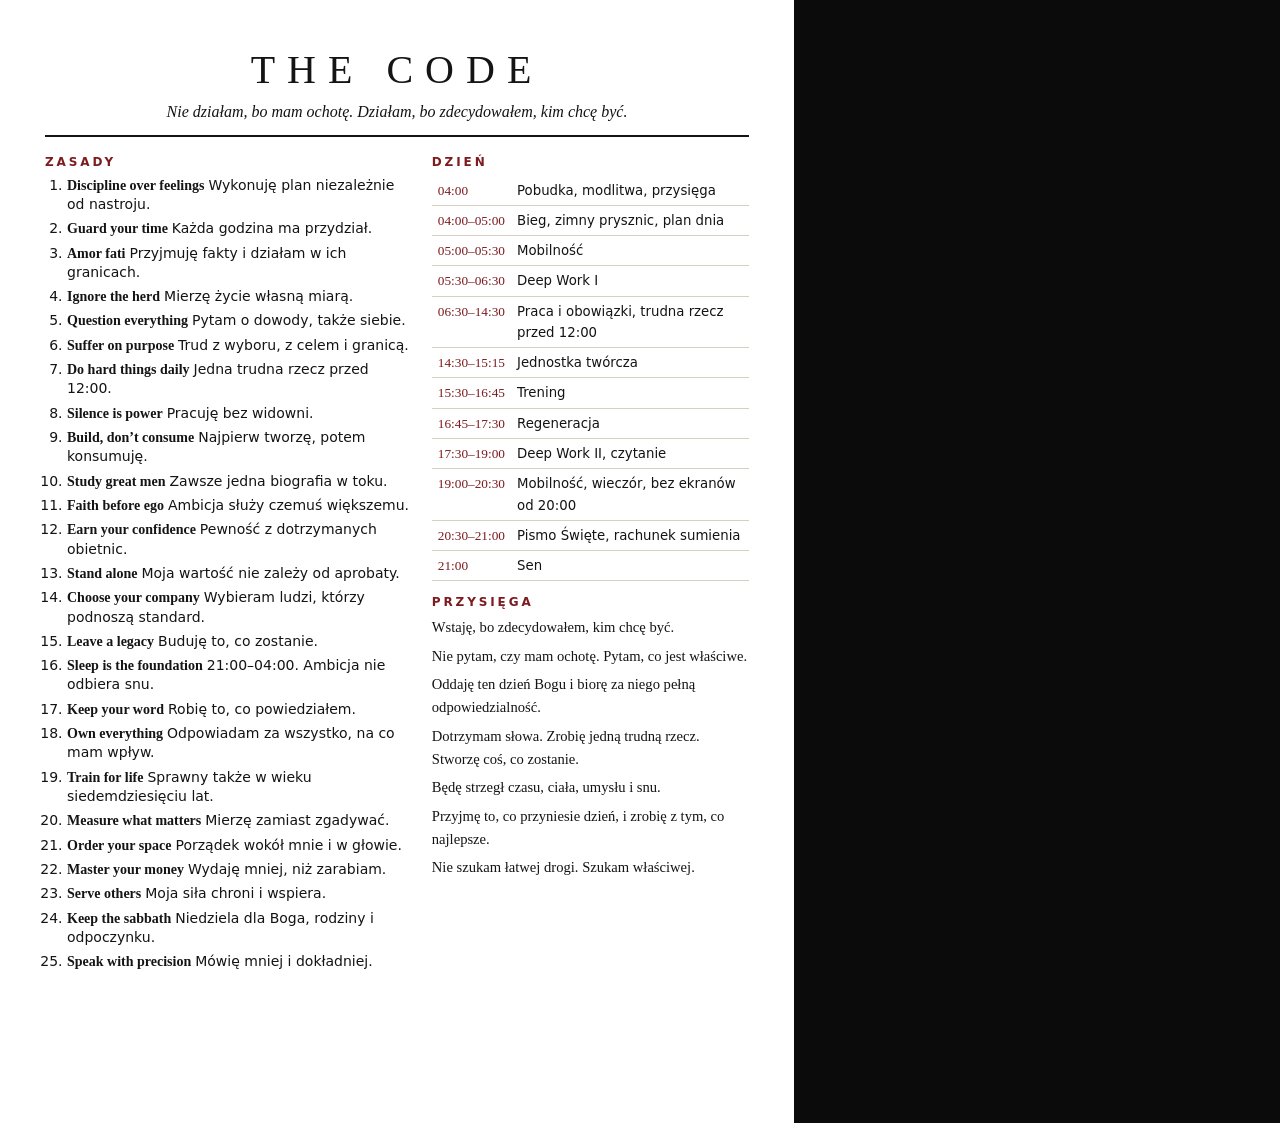
<file: wall.html>
<!doctype html>
<html lang="pl">
<head>
<meta charset="utf-8">
<meta name="viewport" content="width=794">
<title>THE CODE — ściana</title>
<link rel="stylesheet" href="./assets/style.css">
<!-- Źródło strony na ścianę. Nie jest podawane przez Fortislly: z tego pliku
     skrypt scripts/make-wall.js generuje sciana.png (A4), który pobiera przycisk w kodeksie. -->
</head>
<body class="wall-src">
  <article class="wall" id="wall">
    <header><h1>THE CODE</h1><p>Nie działam, bo mam ochotę. Działam, bo zdecydowałem, kim chcę być.</p></header>
    <div class="wall-cols">
      <div>
        <h2>Zasady</h2>
        <ol class="wall-rules" id="wallRules"></ol>
      </div>
      <div>
        <h2>Dzień</h2>
        <table class="wall-day">
          <tr><th>04:00</th><td>Pobudka, modlitwa, przysięga</td></tr>
          <tr><th>04:00–05:00</th><td>Bieg, zimny prysznic, plan dnia</td></tr>
          <tr><th>05:00–05:30</th><td>Mobilność</td></tr>
          <tr><th>05:30–06:30</th><td>Deep Work I</td></tr>
          <tr><th>06:30–14:30</th><td>Praca i obowiązki, trudna rzecz przed 12:00</td></tr>
          <tr><th>14:30–15:15</th><td>Jednostka twórcza</td></tr>
          <tr><th>15:30–16:45</th><td>Trening</td></tr>
          <tr><th>16:45–17:30</th><td>Regeneracja</td></tr>
          <tr><th>17:30–19:00</th><td>Deep Work II, czytanie</td></tr>
          <tr><th>19:00–20:30</th><td>Mobilność, wieczór, bez ekranów od 20:00</td></tr>
          <tr><th>20:30–21:00</th><td>Pismo Święte, rachunek sumienia</td></tr>
          <tr><th>21:00</th><td>Sen</td></tr>
        </table>
        <h2>Przysięga</h2>
        <div class="oath" id="oathWall"></div>
      </div>
    </div>
  </article>
<script src="./assets/code-data.js"></script>
<script src="./assets/wall.js"></script>
</body>
</html>
</file>
<file: assets/style.css>
/* THE CODE — czerń, kość słoniowa i ciemna czerwień. Serif w nagłówkach, dużo powietrza, zero ozdobników. */
:root {
  --bg: #0b0b0c; --panel: #121214; --panel2: #18181b; --line: #2a2a2e; --text: #e8e4dc; --dim: #8f8a82;
  --accent: #a3262a; --accent2: #c9474a; --gold: #c2a14b; --ok: #6f9e72; --warn: #d39a4a;
  --serif: Georgia, "Times New Roman", serif;
  --sans: system-ui, -apple-system, "Segoe UI", Roboto, sans-serif;
  color-scheme: dark;
}
* { box-sizing: border-box; }
html, body { margin: 0; background: var(--bg); color: var(--text); font-family: var(--sans); -webkit-text-size-adjust: 100%; }
body { min-height: 100vh; line-height: 1.6; }
a { color: var(--text); text-decoration-color: var(--accent); text-underline-offset: 3px; }


.view { max-width: 760px; margin: 0 auto; padding: 22px 16px calc(48px + env(safe-area-inset-bottom)); }
.card { background: var(--panel); border: 1px solid var(--line); border-radius: 12px; padding: 18px; margin-bottom: 14px; }
h1, h2, h3, h4 { font-family: var(--serif); font-weight: 400; line-height: 1.25; margin: 0 0 10px; }
h1 { font-size: 2.4rem; letter-spacing: .18em; }
h2 { font-size: 1.6rem; }
h3 { font-size: 1.12rem; margin-top: 22px; }
h4 { font-size: 1rem; margin-top: 14px; }
p { margin: 0 0 12px; }
.eyebrow { font-size: .7rem; letter-spacing: .3em; text-transform: uppercase; color: var(--accent2); margin-bottom: 6px; }
.dim { color: var(--dim); } .small { font-size: .86rem; } .warn { color: var(--warn); } .ok { color: var(--ok); }
.lead { font-family: var(--serif); font-size: 1.15rem; color: var(--dim); letter-spacing: .08em; }
.motto { margin: 18px 0 22px; padding: 14px 0 14px 18px; border-left: 2px solid var(--accent); }
.motto p { font-family: var(--serif); font-size: 1.3rem; line-height: 1.4; margin: 0 0 4px; letter-spacing: .01em; }
.motto p:last-child { margin-bottom: 0; }

/* dokument */
.toc ol { margin: 0; padding-left: 0; list-style: none; columns: 2; column-gap: 18px; }
.toc li { padding: 3px 0; break-inside: avoid; font-size: .92rem; }
.doc { padding: 26px 0 18px; border-top: 1px solid var(--line); scroll-margin-top: 16px; }
.doc.preface { border-top: 0; padding-top: 8px; }
.rules { list-style: none; counter-reset: r; padding: 0; margin: 0; }
.rules > li { counter-increment: r; position: relative; padding: 16px 0 6px 46px; border-bottom: 1px solid #1d1d20; }
.rules > li::before { content: counter(r, decimal-leading-zero); position: absolute; left: 0; top: 17px; font-family: var(--serif); color: var(--accent2); font-size: 1.05rem; }
.rules h3 { margin: 0 0 6px; font-size: 1.12rem; }
.rules h3 span { display: block; font-family: var(--sans); font-size: .72rem; letter-spacing: .16em; text-transform: uppercase; color: var(--dim); margin-top: 3px; }
.rules .do { color: #cfc9be; font-size: .95rem; }
.rules .do b, .list b, .nutri b { color: var(--text); font-weight: 600; }
.list { padding-left: 20px; margin: 0 0 12px; }
.list li { margin: 6px 0; }
.table-wrap { overflow-x: auto; margin: 10px 0 14px; }
table { border-collapse: collapse; width: 100%; font-size: .94rem; }
th, td { text-align: left; vertical-align: top; padding: 8px 10px; border-bottom: 1px solid #222226; }
.schedule th, .meals th { white-space: nowrap; font-family: var(--serif); font-weight: 400; color: var(--gold); width: 1%; }
.week thead th { color: var(--dim); font-weight: 500; font-size: .8rem; letter-spacing: .08em; text-transform: uppercase; }
.week td:first-child { color: var(--gold); font-family: var(--serif); white-space: nowrap; }

.tag { display: inline-block; font-size: .68rem; letter-spacing: .08em; text-transform: uppercase; padding: 1px 7px; border-radius: 5px; margin-right: 4px; vertical-align: 1px; font-weight: 600; }
.tag.ok { background: rgba(111, 158, 114, .16); color: #9fd0a2; }
.tag.hyp { background: rgba(211, 154, 74, .16); color: #e8b979; }
.tag.pref { background: rgba(140, 140, 160, .18); color: #c3c3d2; }
.legend-tags { font-size: .86rem; color: var(--dim); }
.nutri { padding-left: 22px; } .nutri li { margin: 12px 0; }

.pyramid { display: grid; gap: 6px; max-width: 560px; margin: 14px auto 6px; position: relative; text-align: center; }
.tier { margin: 0 auto; border: 1px solid var(--line); border-radius: 8px; padding: 10px 12px; background: var(--panel2); }
.tier b { display: block; font-family: var(--serif); font-weight: 400; font-size: 1rem; }
.tier span { display: block; font-size: .78rem; color: var(--dim); line-height: 1.4; }
.tier.t1 { width: 38%; border-color: rgba(163, 38, 42, .6); }
.tier.t2, .tier.t3 { display: grid; grid-template-columns: 1fr 1fr; gap: 6px; padding: 0; border: 0; background: none; }
.tier.t2 > div, .tier.t3 > div { border: 1px solid var(--line); border-radius: 8px; padding: 10px; background: var(--panel2); }
.tier.t2 { width: 64%; } .tier.t3 { width: 84%; }
.tier.t4 { width: 100%; border-color: rgba(194, 161, 75, .55); }
.bin { margin-top: 6px; border: 1px dashed rgba(211, 154, 74, .6); border-radius: 8px; padding: 9px 12px; }
.bin b { color: var(--warn); font-weight: 600; font-size: .85rem; letter-spacing: .06em; text-transform: uppercase; }
.bin span { display: block; font-size: .8rem; color: var(--dim); }

.canon { display: grid; grid-template-columns: 1fr 1fr; gap: 6px 22px; }
.canon ul { padding-left: 18px; margin: 0 0 8px; font-size: .93rem; } .canon li { margin: 3px 0; }
.levels { display: grid; gap: 8px; margin: 10px 0; }
.levels div { display: grid; grid-template-columns: 90px 1fr; gap: 12px; border-left: 2px solid var(--accent); padding: 6px 0 6px 12px; }
.levels b { font-family: var(--serif); font-weight: 400; color: var(--gold); }
.oath p { font-family: var(--serif); font-size: 1.12rem; margin: 0 0 6px; }


/* pobranie ściany */
.download { border-top: 1px solid var(--line); padding: 26px 0 8px; text-align: center; }
.btn { appearance: none; display: inline-flex; align-items: center; justify-content: center; border: 1px solid var(--line); background: var(--panel2); color: var(--text); border-radius: 9px; padding: 11px 18px; font: inherit; font-weight: 600; font-size: .92rem; cursor: pointer; min-height: 44px; text-decoration: none; }
.btn:hover { border-color: var(--accent2); }

/* ściana (wall.html → sciana.png, A4 794 × 1123 px przy 96 dpi, marginesy 12 mm) */
body.wall-src { background: #fff; width: 794px; min-height: 1123px; padding: 45px; }
body.wall-src .wall { padding: 0; border-radius: 0; background: #fff; }
body.wall-src .wall h1 { font-size: 40px; } body.wall-src .wall header p { font-size: 16px; }
body.wall-src .wall h2 { font-size: 12px; margin-top: 4px; }
body.wall-src .wall-rules { font-size: 14px; line-height: 1.38; } body.wall-src .wall-rules li { margin-bottom: 5px; }
body.wall-src .wall-day { font-size: 13.3px; } body.wall-src .wall-day th, body.wall-src .wall-day td { padding: 4px 6px; }
body.wall-src .wall .oath p { font-size: 14.6px; margin-bottom: 5px; }
/* ściana */
.wall { background: #f4f1ea; color: #141414; border-radius: 6px; padding: 28px 26px; }
.wall header { text-align: center; border-bottom: 2px solid #141414; padding-bottom: 10px; margin-bottom: 14px; }
.wall h1 { font-size: 2rem; margin: 0; letter-spacing: .3em; }
.wall header p { font-family: var(--serif); font-style: italic; margin: 4px 0 0; font-size: .95rem; }
.wall h2 { font-size: .8rem; font-family: var(--sans); font-weight: 700; letter-spacing: .24em; text-transform: uppercase; margin: 0 0 6px; color: #7d1b1e; }
.wall-cols { display: grid; grid-template-columns: 1.15fr 1fr; gap: 22px; }
.wall-rules { margin: 0; padding-left: 22px; font-size: .78rem; line-height: 1.35; }
.wall-rules li { margin: 0 0 3px; } .wall-rules b { font-family: var(--serif); font-weight: 700; } .wall-rules span { display: inline; margin-left: 4px; }
.wall-day { font-size: .76rem; margin-bottom: 14px; } .wall-day th, .wall-day td { padding: 3px 6px; border-bottom: 1px solid #d6d0c4; }
.wall-day th { white-space: nowrap; font-family: var(--serif); color: #7d1b1e; font-weight: 400; }
.wall .oath p { font-size: .82rem; margin: 0 0 3px; color: #141414; }

@media (max-width: 600px) {
  .toc ol { columns: 1; } .canon { grid-template-columns: 1fr; }
  .tier.t1 { width: 60%; } .tier.t2 { width: 86%; } .tier.t3 { width: 100%; }
  .rules > li { padding-left: 38px; } h1 { font-size: 2rem; }
  .levels div { grid-template-columns: 70px 1fr; }
}
</file>
